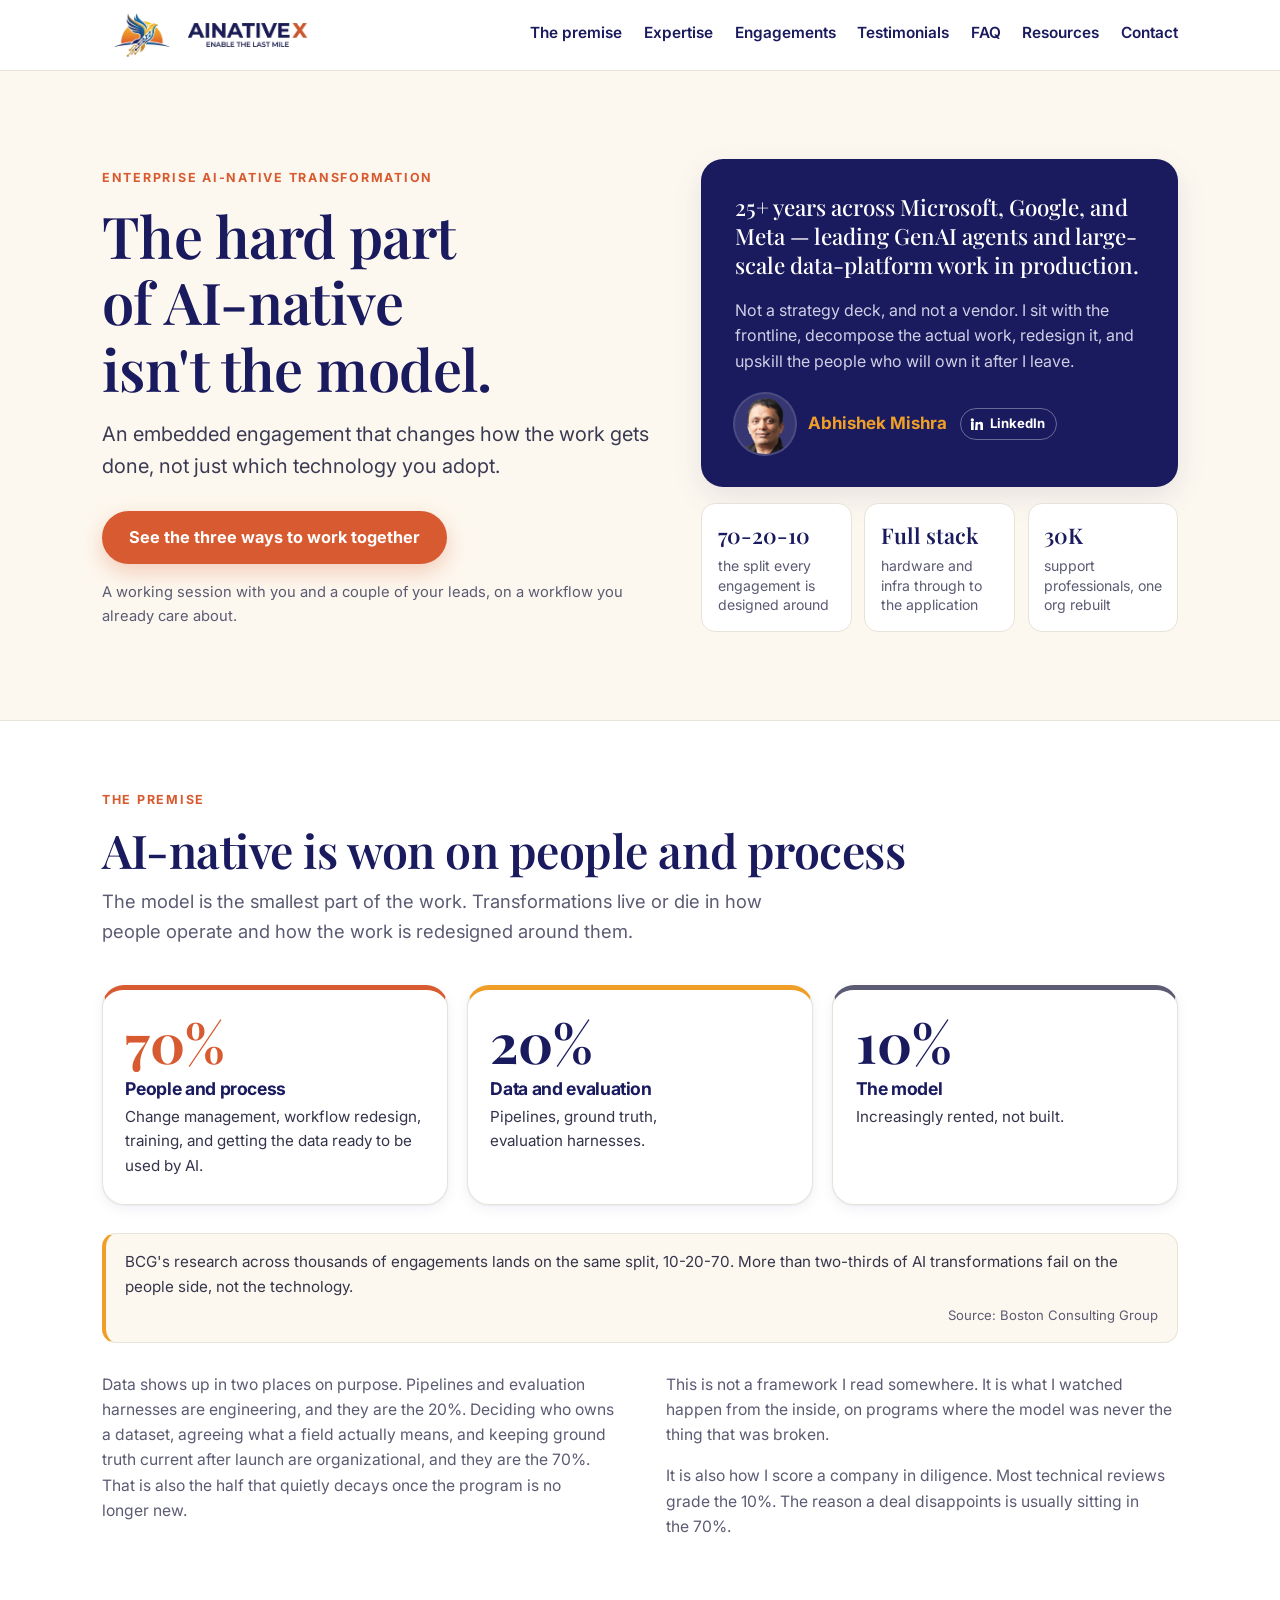
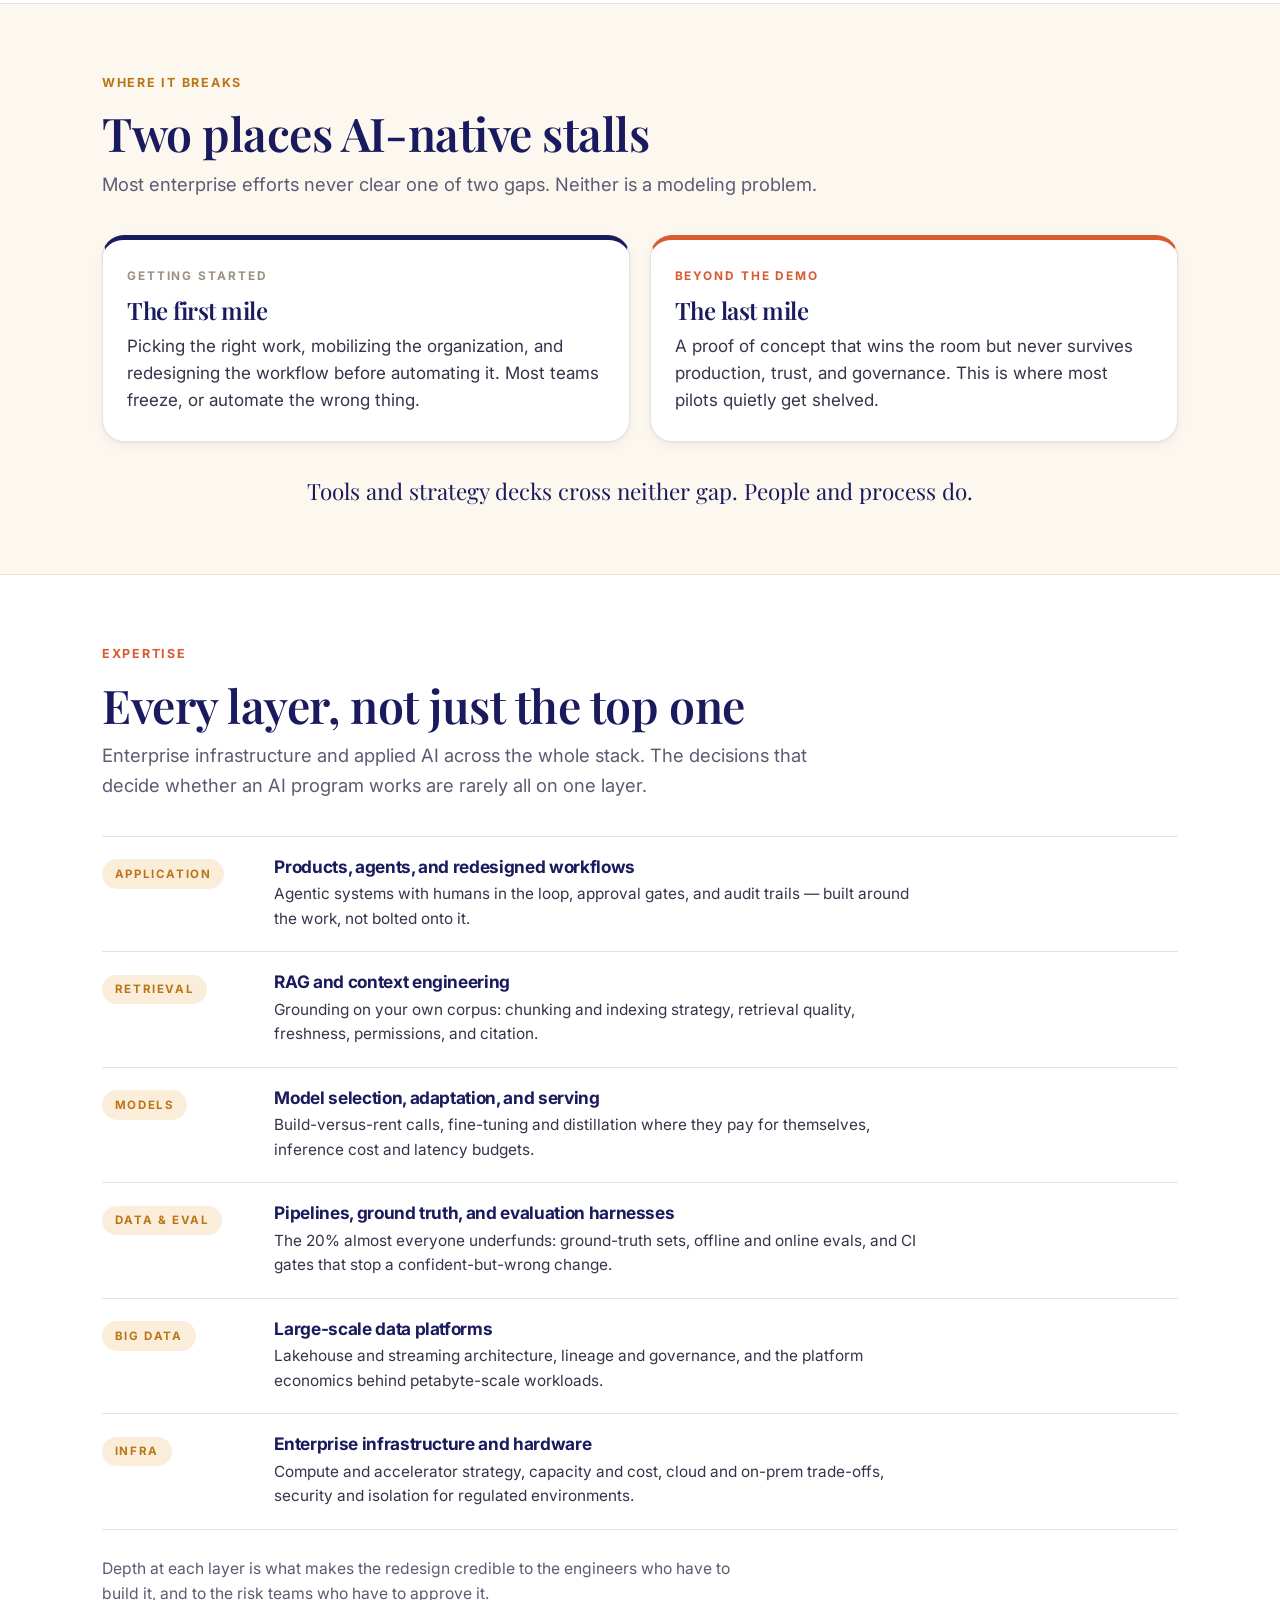
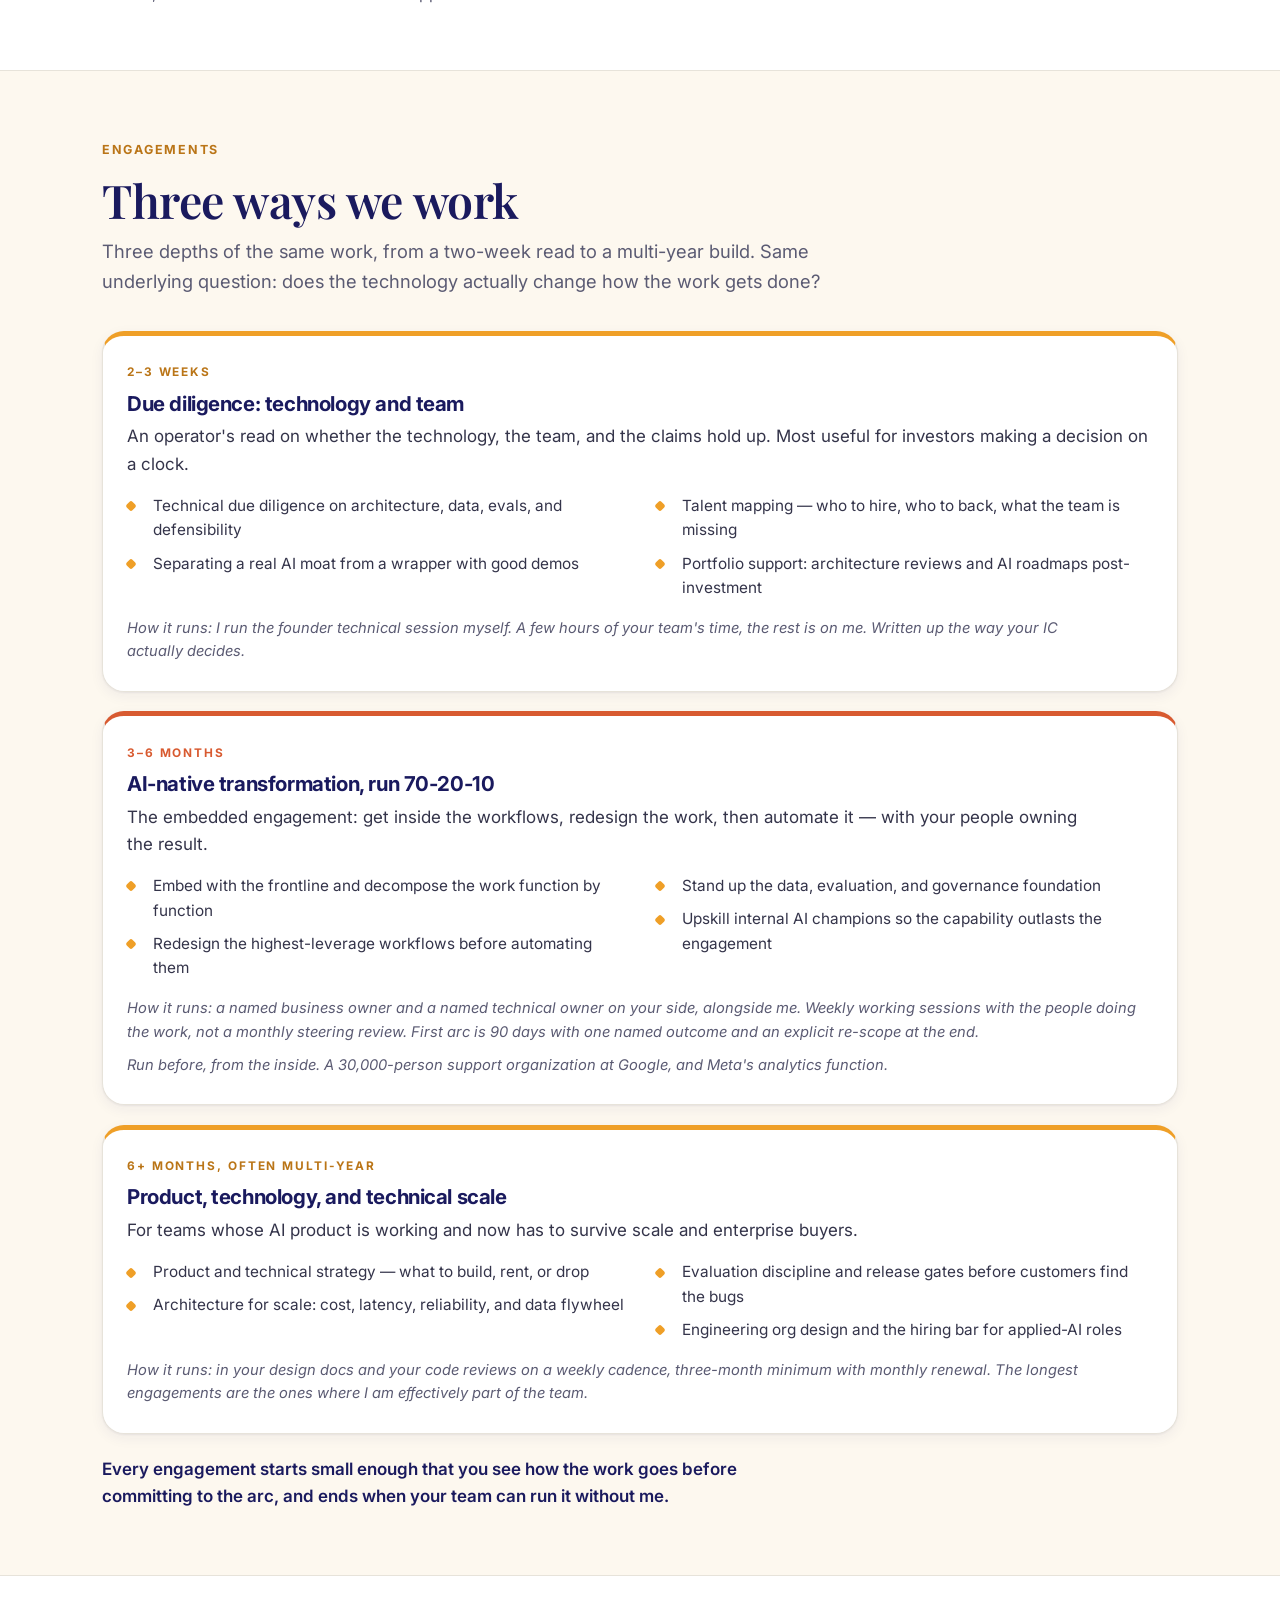
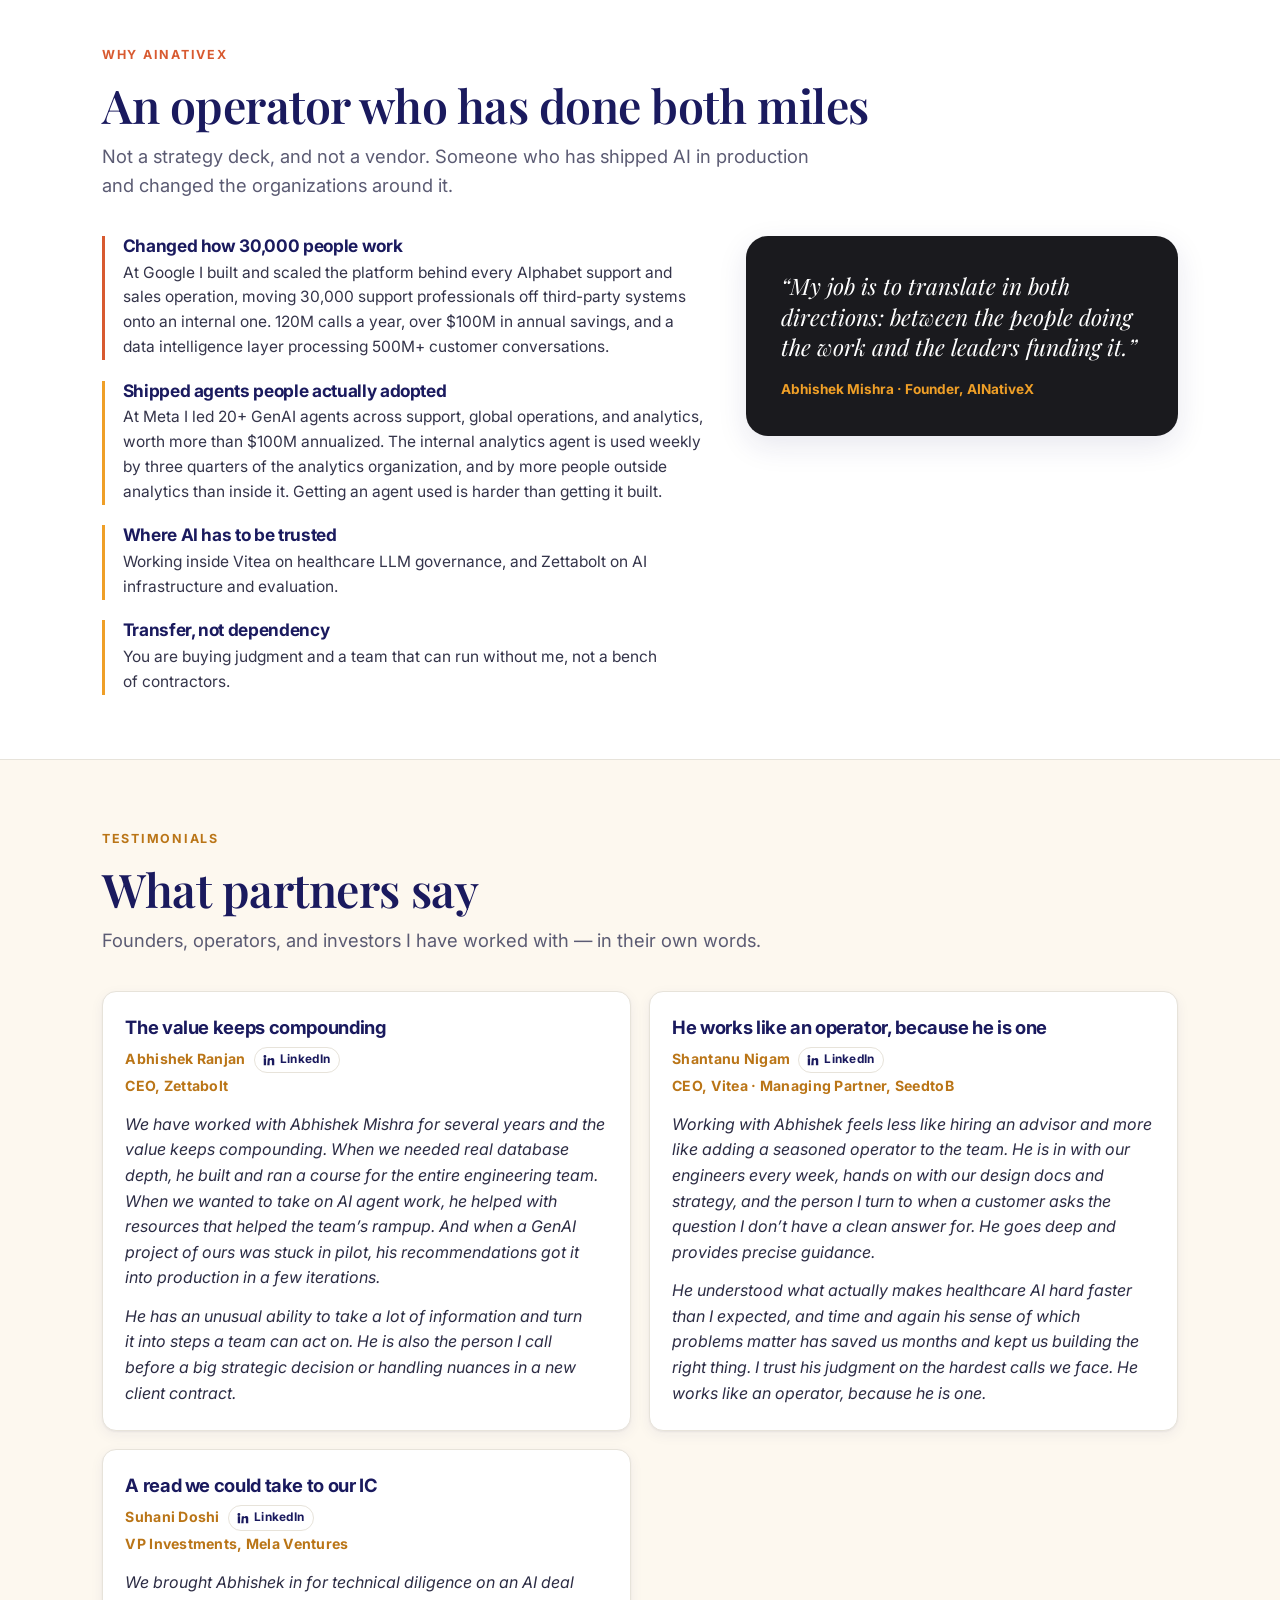
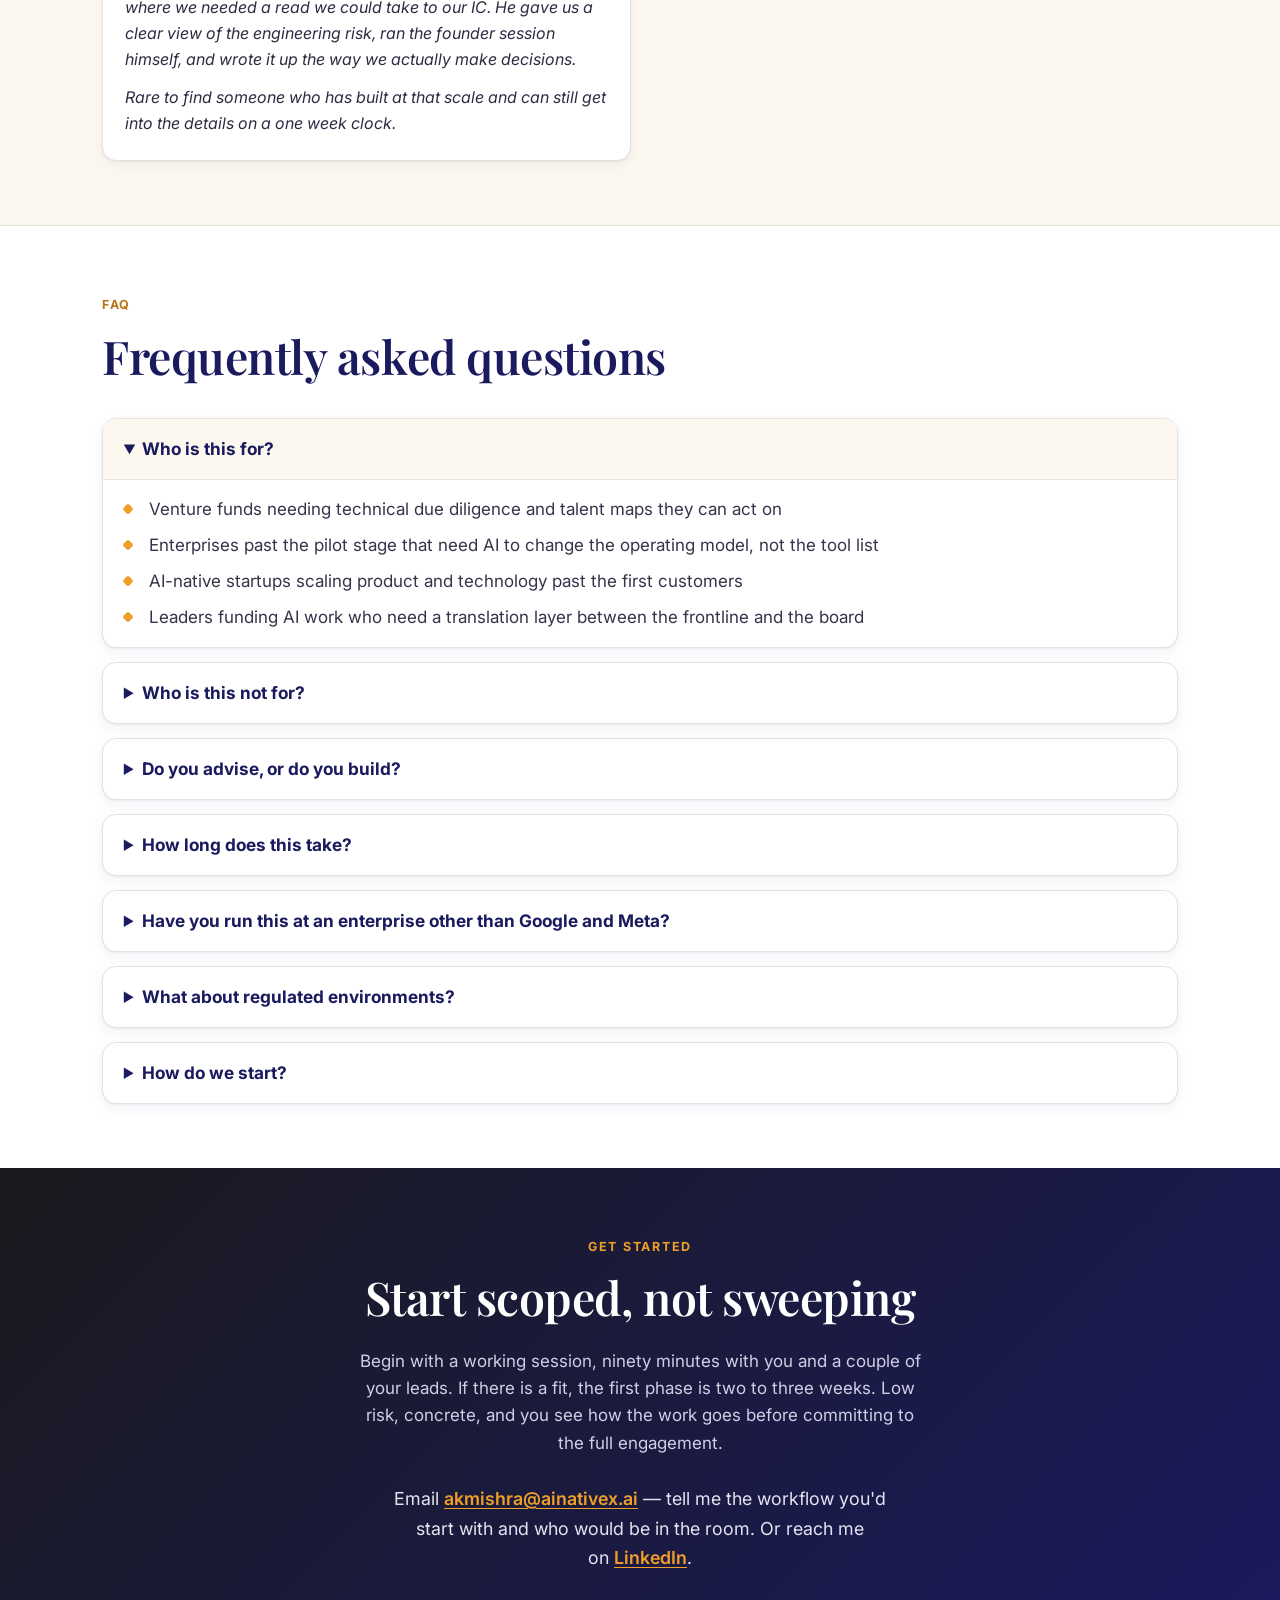
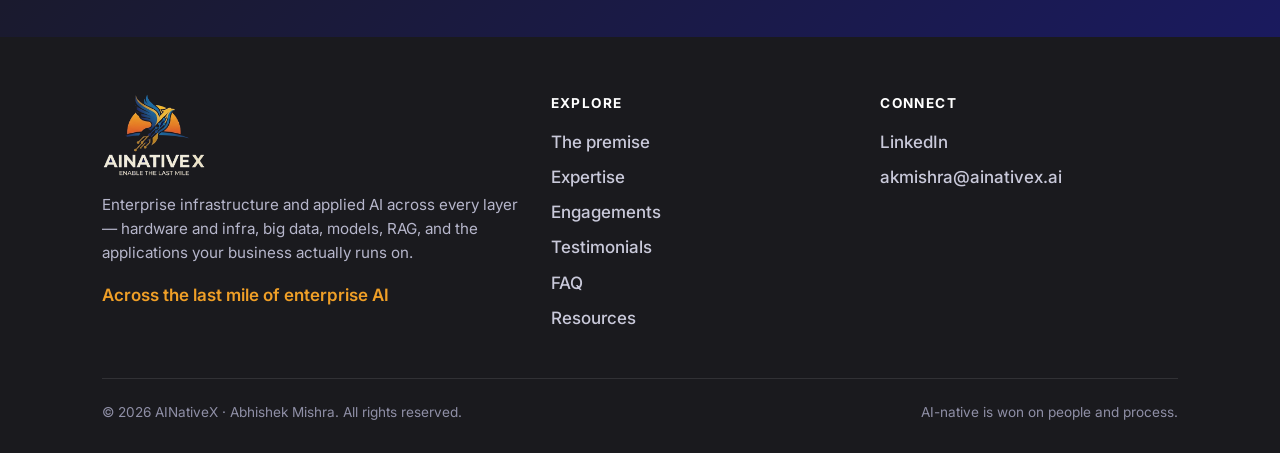
<file: index.html>
<!DOCTYPE html>
<html lang="en">
<head>
  <meta charset="UTF-8" />
  <meta name="viewport" content="width=device-width, initial-scale=1.0" />
  <meta name="robots" content="index, follow" />
  <title>AINativeX — Technical Due Diligence and AI-Native Transformation</title>
  <meta name="description" content="Technical due diligence for investors, and AI-native transformation for teams past the pilot. An embedded engagement that changes how the work gets done, not just which tools get bought. 70% people and process, 20% data and evaluation, 10% the model." />
  <meta name="keywords" content="AI native transformation, enterprise AI advisory, AI transformation consulting, 70-20-10 AI, applied AI, GenAI agents, RAG, AI infrastructure, big data platforms, LLM evaluation, AI governance, technical due diligence, VC technical due diligence, talent mapping, startup CTO advisor, AI operating model, workflow redesign, Abhishek Mishra, AINativeX" />
  <meta name="author" content="Abhishek Mishra" />
  <link rel="canonical" href="https://ainativex.ai/" />

  <!-- Open Graph / Social -->
  <meta property="og:type" content="website" />
  <meta property="og:url" content="https://ainativex.ai/" />
  <meta property="og:title" content="AINativeX — Technical Due Diligence and AI-Native Transformation" />
  <meta property="og:description" content="The hard part of AI-native isn't the model. An embedded engagement that changes how the work gets done across your enterprise." />
  <meta property="og:image" content="https://ainativex.ai/assets/img/og-image.png" />
  <meta name="twitter:card" content="summary_large_image" />
  <meta name="twitter:title" content="AINativeX — Technical Due Diligence and AI-Native Transformation" />
  <meta name="twitter:description" content="The hard part of AI-native isn't the model. AI-native transformation, embedded with the people who do the work." />
  <meta name="twitter:image" content="https://ainativex.ai/assets/img/og-image.png" />
  <meta name="theme-color" content="#1A1A5E" />

  <!-- Icons / Manifest -->
  <link rel="icon" href="assets/img/favicon.ico" sizes="any" />
  <link rel="icon" type="image/png" sizes="32x32" href="assets/img/favicon-32.png" />
  <link rel="apple-touch-icon" href="assets/img/apple-touch-icon.png" />
  <link rel="manifest" href="site.webmanifest" />

  <!-- Fonts -->
  <link rel="preconnect" href="https://fonts.googleapis.com" />
  <link rel="preconnect" href="https://fonts.gstatic.com" crossorigin />
  <link href="https://fonts.googleapis.com/css2?family=Inter:wght@400;500;600;700;800&family=Playfair+Display:wght@500;600;700&display=swap" rel="stylesheet" />

  <link rel="stylesheet" href="assets/css/styles.css" />

  <!-- Structured data -->
  <script type="application/ld+json">
  {
    "@context": "https://schema.org",
    "@type": "ProfessionalService",
    "name": "AINativeX",
    "url": "https://ainativex.ai/",
    "logo": "https://ainativex.ai/assets/img/logo-primary.png",
    "image": "https://ainativex.ai/assets/img/og-image.png",
    "slogan": "AI-native is won on people and process.",
    "description": "Enterprise AI-native transformation, applied AI advisory, and technical due diligence. An embedded engagement that redesigns how the work gets done — across hardware, infrastructure, data, models, RAG, and applications.",
    "founder": {
      "@type": "Person",
      "name": "Abhishek Mishra",
      "sameAs": "https://www.linkedin.com/in/abhishekkmishra/"
    },
    "email": "akmishra@ainativex.ai",
    "sameAs": ["https://www.linkedin.com/in/abhishekkmishra/"],
    "knowsAbout": ["AI-native transformation", "Applied AI", "GenAI agents", "Retrieval-augmented generation", "Large-scale data platforms", "AI infrastructure", "Model evaluation", "AI governance", "Technical due diligence", "Engineering talent mapping", "Workflow redesign"],
    "areaServed": "Worldwide",
    "serviceType": ["Enterprise AI-native transformation", "Startup product and technical scale advisory", "Venture technical due diligence and talent mapping"]
  }
  </script>
</head>
<body>

  <a class="skip-link" href="#premise">Skip to content</a>

  <!-- ===================== HEADER =====================
       The page carries a single ask, in the closing section. The bar points at
       it as a plain nav item rather than a button. -->
  <header class="site-header">
    <div class="container nav">
      <a class="brand" href="#top" aria-label="AINativeX home">
        <img src="assets/img/logo-primary.png" alt="AINativeX — Enable the Last Mile" />
      </a>

      <nav class="nav-links" id="navLinks" aria-label="Sections">
        <a href="#premise">The premise</a>
        <a href="#expertise">Expertise</a>
        <a href="#engagements">Engagements</a>
        <a href="#testimonials">Testimonials</a>
        <a href="#faq">FAQ</a>
        <a href="resources/">Resources</a>
        <a href="#contact">Contact</a>
      </nav>

      <button class="nav-toggle" id="navToggle" aria-label="Open menu" aria-expanded="false" aria-controls="navLinks">
        <span></span><span></span><span></span>
      </button>
    </div>
  </header>

  <main id="top">

    <!-- ===================== HERO =====================
         Copy on the left, credibility card + stats on the right. The navy card
         carries the operator bio, so there is no separate About section. -->
    <section class="hero">
      <div class="container hero-grid">
        <div class="hero-copy">
          <span class="eyebrow eyebrow--coral">Enterprise AI-Native Transformation</span>
          <h1>The hard part of AI-native isn't the model.</h1>
          <p class="hero-sub">
            An embedded engagement that changes how the work gets done, not just
            which technology you adopt.
          </p>
          <div class="hero-cta">
            <a class="btn btn--primary btn--lg" href="#engagements">See the three ways to work together</a>
          </div>
          <p class="hero-fine">A working session with you and a couple of your leads, on a workflow you already care about.</p>
        </div>

        <div class="hero-side">
          <figure class="bio-card">
            <p class="bio-lead">
              25+ years across Microsoft, Google, and Meta — leading GenAI agents
              and large-scale data-platform work in production.
            </p>
            <p class="bio-body">
              Not a strategy deck, and not a vendor. I sit with the frontline,
              decompose the actual work, redesign it, and upskill the people who
              will own it after I leave.
            </p>
            <figcaption class="bio-attr">
              <span class="bio-avatar">
                <img src="assets/img/abhishek-mishra.webp"
                     alt="Abhishek Mishra" width="120" height="120" decoding="async" />
              </span>
              <span class="bio-name">Abhishek Mishra</span>
              <a class="linkedin-pill linkedin-pill--onDark" href="https://www.linkedin.com/in/abhishekkmishra/"
                 target="_blank" rel="noopener" aria-label="Abhishek Mishra on LinkedIn">
                <svg viewBox="0 0 24 24" width="16" height="16" aria-hidden="true" focusable="false">
                  <path fill="currentColor" d="M4.98 3.5a2.5 2.5 0 1 1 0 5 2.5 2.5 0 0 1 0-5zM3 9h4v12H3zM10 9h3.8v1.7h.05A4.2 4.2 0 0 1 17.6 8.7c3 0 3.4 1.9 3.4 4.6V21h-4v-6.3c0-1.5-.3-2.7-1.9-2.7s-2.1 1.2-2.1 2.6V21h-4z"/>
                </svg>
                LinkedIn
              </a>
            </figcaption>
          </figure>

          <ul class="stats">
            <li><span class="stat-num">70-20-10</span> the split every engagement is designed around</li>
            <li><span class="stat-num">Full stack</span> hardware and infra through to the application</li>
            <li><span class="stat-num">30K</span> support professionals, one org rebuilt</li>
          </ul>
        </div>
      </div>
    </section>

    <!-- ===================== THE PREMISE (70 / 20 / 10) ===================== -->
    <section class="section" id="premise">
      <div class="container">
        <header class="section-head">
          <span class="eyebrow eyebrow--coral">The premise</span>
          <h2>AI-native is won on people and process</h2>
          <p class="lead">
            The model is the smallest part of the work. Transformations live or
            die in how people operate and how the work is redesigned around them.
          </p>
        </header>

        <ul class="split">
          <li class="split-item split-item--lead">
            <span class="split-num">70%</span>
            <h3>People and process</h3>
            <p>Change management, workflow redesign, training, and getting the data ready to be used by AI.</p>
          </li>
          <li class="split-item">
            <span class="split-num">20%</span>
            <h3>Data and evaluation</h3>
            <p>Pipelines, ground truth, evaluation harnesses.</p>
          </li>
          <li class="split-item split-item--minor">
            <span class="split-num">10%</span>
            <h3>The model</h3>
            <p>Increasingly rented, not built.</p>
          </li>
        </ul>

        <p class="source-note">
          BCG's research across thousands of engagements lands on the same split,
          10-20-70. More than two-thirds of AI transformations fail on the people
          side, not the technology.
          <span class="source-attr">Source: Boston Consulting Group</span>
        </p>

        <!-- Set in two columns at desktop. Three stacked paragraphs at a 66ch
             measure left most of the row empty under the full-width cards. -->
        <div class="notes">
          <p class="note">
            Data shows up in two places on purpose. Pipelines and evaluation
            harnesses are engineering, and they are the 20%. Deciding who owns a
            dataset, agreeing what a field actually means, and keeping ground
            truth current after launch are organizational, and they are the 70%.
            That is also the half that quietly decays once the program is no
            longer new.
          </p>
          <p class="note">
            This is not a framework I read somewhere. It is what I watched happen
            from the inside, on programs where the model was never the thing that
            was broken.
          </p>
          <p class="note">
            It is also how I score a company in diligence. Most technical reviews
            grade the 10%. The reason a deal disappoints is usually sitting in the
            70%.
          </p>
        </div>
      </div>
    </section>

    <!-- ===================== WHERE IT STALLS ===================== -->
    <section class="section section--tint" id="gaps">
      <div class="container">
        <header class="section-head">
          <span class="eyebrow">Where it breaks</span>
          <h2>Two places AI-native stalls</h2>
          <p class="lead">
            Most enterprise efforts never clear one of two gaps. Neither is a
            modeling problem.
          </p>
        </header>

        <div class="gaps">
          <article class="gap">
            <span class="gap-kicker">Getting started</span>
            <h3>The first mile</h3>
            <p>
              Picking the right work, mobilizing the organization, and redesigning
              the workflow before automating it. Most teams freeze, or automate
              the wrong thing.
            </p>
          </article>
          <article class="gap gap--accent">
            <span class="gap-kicker">Beyond the demo</span>
            <h3>The last mile</h3>
            <p>
              A proof of concept that wins the room but never survives production,
              trust, and governance. This is where most pilots quietly get
              shelved.
            </p>
          </article>
        </div>

        <p class="pull">Tools and strategy decks cross neither gap. People and process do.</p>
      </div>
    </section>

    <!-- ===================== EXPERTISE =====================
         The layer stack is the differentiator: enterprise infrastructure and
         applied AI at every level, not advisory at the top layer only. -->
    <section class="section" id="expertise">
      <div class="container">
        <header class="section-head">
          <span class="eyebrow eyebrow--coral">Expertise</span>
          <h2>Every layer, not just the top one</h2>
          <p class="lead">
            Enterprise infrastructure and applied AI across the whole stack. The
            decisions that decide whether an AI program works are rarely all on
            one layer.
          </p>
        </header>

        <ol class="layers">
          <li class="layer">
            <span class="layer-tag">Application</span>
            <div>
              <h3>Products, agents, and redesigned workflows</h3>
              <p>
                Agentic systems with humans in the loop, approval gates, and audit
                trails — built around the work, not bolted onto it.
              </p>
            </div>
          </li>
          <li class="layer">
            <span class="layer-tag">Retrieval</span>
            <div>
              <h3>RAG and context engineering</h3>
              <p>
                Grounding on your own corpus: chunking and indexing strategy,
                retrieval quality, freshness, permissions, and citation.
              </p>
            </div>
          </li>
          <li class="layer">
            <span class="layer-tag">Models</span>
            <div>
              <h3>Model selection, adaptation, and serving</h3>
              <p>
                Build-versus-rent calls, fine-tuning and distillation where they
                pay for themselves, inference cost and latency budgets.
              </p>
            </div>
          </li>
          <li class="layer">
            <span class="layer-tag">Data &amp; eval</span>
            <div>
              <h3>Pipelines, ground truth, and evaluation harnesses</h3>
              <p>
                The 20% almost everyone underfunds: ground-truth sets, offline and
                online evals, and CI gates that stop a confident-but-wrong change.
              </p>
            </div>
          </li>
          <li class="layer">
            <span class="layer-tag">Big data</span>
            <div>
              <h3>Large-scale data platforms</h3>
              <p>
                Lakehouse and streaming architecture, lineage and governance, and
                the platform economics behind petabyte-scale workloads.
              </p>
            </div>
          </li>
          <li class="layer">
            <span class="layer-tag">Infra</span>
            <div>
              <h3>Enterprise infrastructure and hardware</h3>
              <p>
                Compute and accelerator strategy, capacity and cost, cloud and
                on-prem trade-offs, security and isolation for regulated
                environments.
              </p>
            </div>
          </li>
        </ol>

        <p class="note">
          Depth at each layer is what makes the redesign credible to the engineers
          who have to build it, and to the risk teams who have to approve it.
        </p>
      </div>
    </section>

    <!-- ===================== ENGAGEMENTS ===================== -->
    <section class="section section--tint" id="engagements">
      <div class="container">
        <header class="section-head">
          <span class="eyebrow">Engagements</span>
          <h2>Three ways we work</h2>
          <p class="lead">
            Three depths of the same work, from a two-week read to a multi-year
            build. Same underlying question: does the technology actually change
            how the work gets done?
          </p>
        </header>

        <!-- Ordered by depth, shortest first: the diligence read is the front
             door, the transformation is the flagship, the scale work is the
             longest arc. -->
        <div class="engage">
          <article class="ecard">
            <span class="ecard-tag">2–3 weeks</span>
            <h3>Due diligence: technology and team</h3>
            <p class="ecard-lead">
              An operator's read on whether the technology, the team, and the
              claims hold up. Most useful for investors making a decision on a
              clock.
            </p>
            <ul class="ticks">
              <li>Technical due diligence on architecture, data, evals, and defensibility</li>
              <li>Separating a real AI moat from a wrapper with good demos</li>
              <li>Talent mapping — who to hire, who to back, what the team is missing</li>
              <li>Portfolio support: architecture reviews and AI roadmaps post-investment</li>
            </ul>
            <p class="how-it-runs">
              How it runs: I run the founder technical session myself. A few
              hours of your team's time, the rest is on me. Written up the way
              your IC actually decides.
            </p>
          </article>

          <article class="ecard ecard--full">
            <span class="ecard-tag">3–6 months</span>
            <h3>AI-native transformation, run 70-20-10</h3>
            <p class="ecard-lead">
              The embedded engagement: get inside the workflows, redesign the
              work, then automate it — with your people owning the result.
            </p>
            <ul class="ticks">
              <li>Embed with the frontline and decompose the work function by function</li>
              <li>Redesign the highest-leverage workflows before automating them</li>
              <li>Stand up the data, evaluation, and governance foundation</li>
              <li>Upskill internal AI champions so the capability outlasts the engagement</li>
            </ul>
            <p class="how-it-runs">
              How it runs: a named business owner and a named technical owner on
              your side, alongside me. Weekly working sessions with the people
              doing the work, not a monthly steering review. First arc is 90 days
              with one named outcome and an explicit re-scope at the end.
            </p>
            <p class="how-it-runs">
              Run before, from the inside. A 30,000-person support organization
              at Google, and Meta's analytics function.
            </p>
          </article>

          <article class="ecard">
            <span class="ecard-tag">6+ months, often multi-year</span>
            <h3>Product, technology, and technical scale</h3>
            <p class="ecard-lead">
              For teams whose AI product is working and now has to survive scale
              and enterprise buyers.
            </p>
            <ul class="ticks">
              <li>Product and technical strategy — what to build, rent, or drop</li>
              <li>Architecture for scale: cost, latency, reliability, and data flywheel</li>
              <li>Evaluation discipline and release gates before customers find the bugs</li>
              <li>Engineering org design and the hiring bar for applied-AI roles</li>
            </ul>
            <p class="how-it-runs">
              How it runs: in your design docs and your code reviews on a weekly
              cadence, three-month minimum with monthly renewal. The longest
              engagements are the ones where I am effectively part of the team.
            </p>
          </article>
        </div>

        <p class="plans-note">
          Every engagement starts small enough that you see how the work goes
          before committing to the arc, and ends when your team can run it
          without me.
        </p>
      </div>
    </section>

    <!-- ===================== WHY THIS OPERATOR ===================== -->
    <section class="section" id="why">
      <div class="container">
        <header class="section-head">
          <span class="eyebrow eyebrow--coral">Why AINativeX</span>
          <h2>An operator who has done both miles</h2>
          <p class="lead">
            Not a strategy deck, and not a vendor. Someone who has shipped AI in
            production and changed the organizations around it.
          </p>
        </header>

        <div class="why-grid">
          <ul class="why-list">
            <li>
              <h3>Changed how 30,000 people work</h3>
              <p>
                At Google I built and scaled the platform behind every Alphabet
                support and sales operation, moving 30,000 support professionals
                off third-party systems onto an internal one. 120M calls a year,
                over $100M in annual savings, and a data intelligence layer
                processing 500M+ customer conversations.
              </p>
            </li>
            <li>
              <h3>Shipped agents people actually adopted</h3>
              <p>
                At Meta I led 20+ GenAI agents across support, global operations,
                and analytics, worth more than $100M annualized. The internal
                analytics agent is used weekly by three quarters of the analytics
                organization, and by more people outside analytics than inside
                it. Getting an agent used is harder than getting it built.
              </p>
            </li>
            <li>
              <h3>Where AI has to be trusted</h3>
              <p>
                Working inside Vitea on healthcare LLM governance, and Zettabolt
                on AI infrastructure and evaluation.
              </p>
            </li>
            <li>
              <h3>Transfer, not dependency</h3>
              <p>
                You are buying judgment and a team that can run without me, not a
                bench of contractors.
              </p>
            </li>
          </ul>

          <figure class="quote-card">
            <blockquote>
              “My job is to translate in both directions: between the people doing
              the work and the leaders funding it.”
            </blockquote>
            <figcaption>Abhishek Mishra · Founder, AINativeX</figcaption>
          </figure>
        </div>
      </div>
    </section>

    <!-- ===================== TESTIMONIALS =====================
         Real, attributed quotes. Each card carries the full quote and links to
         the person's LinkedIn, so the attribution is verifiable. -->
    <section class="section section--tint" id="testimonials">
      <div class="container">
        <header class="section-head">
          <span class="eyebrow">Testimonials</span>
          <h2>What partners say</h2>
          <p class="lead">
            Founders, operators, and investors I have worked with — in their
            own words.
          </p>
        </header>

        <div class="tcards">
          <figure class="tcard">
            <h3 class="tcard-title">The value keeps compounding</h3>
            <p class="tcard-arc">
              <span class="tcard-name">Abhishek Ranjan</span>
              <a class="linkedin-pill linkedin-pill--sm" href="https://www.linkedin.com/in/abhishek-ranjan-nwu-iitk/"
                 target="_blank" rel="noopener" aria-label="Abhishek Ranjan on LinkedIn">
                <svg viewBox="0 0 24 24" width="14" height="14" aria-hidden="true" focusable="false">
                  <path fill="currentColor" d="M4.98 3.5a2.5 2.5 0 1 1 0 5 2.5 2.5 0 0 1 0-5zM3 9h4v12H3zM10 9h3.8v1.7h.05A4.2 4.2 0 0 1 17.6 8.7c3 0 3.4 1.9 3.4 4.6V21h-4v-6.3c0-1.5-.3-2.7-1.9-2.7s-2.1 1.2-2.1 2.6V21h-4z"/>
                </svg>
                LinkedIn
              </a>
            </p>
            <p class="tcard-role">CEO, Zettabolt</p>
            <blockquote class="quote">
              <p>
                We have worked with Abhishek Mishra for several years and the
                value keeps compounding. When we needed real database depth, he
                built and ran a course for the entire engineering team. When we
                wanted to take on AI agent work, he helped with resources that
                helped the team&rsquo;s rampup. And when a GenAI project of ours
                was stuck in pilot, his recommendations got it into production in
                a few iterations.
              </p>
              <p>
                He has an unusual ability to take a lot of information and turn
                it into steps a team can act on. He is also the person I call
                before a big strategic decision or handling nuances in a new
                client contract.
              </p>
            </blockquote>
          </figure>

          <figure class="tcard">
            <h3 class="tcard-title">He works like an operator, because he is one</h3>
            <p class="tcard-arc">
              <span class="tcard-name">Shantanu Nigam</span>
              <a class="linkedin-pill linkedin-pill--sm" href="https://www.linkedin.com/in/shantanunigam/"
                 target="_blank" rel="noopener" aria-label="Shantanu Nigam on LinkedIn">
                <svg viewBox="0 0 24 24" width="14" height="14" aria-hidden="true" focusable="false">
                  <path fill="currentColor" d="M4.98 3.5a2.5 2.5 0 1 1 0 5 2.5 2.5 0 0 1 0-5zM3 9h4v12H3zM10 9h3.8v1.7h.05A4.2 4.2 0 0 1 17.6 8.7c3 0 3.4 1.9 3.4 4.6V21h-4v-6.3c0-1.5-.3-2.7-1.9-2.7s-2.1 1.2-2.1 2.6V21h-4z"/>
                </svg>
                LinkedIn
              </a>
            </p>
            <p class="tcard-role">CEO, Vitea &middot; Managing Partner, SeedtoB</p>
            <blockquote class="quote">
              <p>
                Working with Abhishek feels less like hiring an advisor and more
                like adding a seasoned operator to the team. He is in with our
                engineers every week, hands on with our design docs and strategy,
                and the person I turn to when a customer asks the question I
                don&rsquo;t have a clean answer for. He goes deep and provides
                precise guidance.
              </p>
              <p>
                He understood what actually makes healthcare AI hard faster than
                I expected, and time and again his sense of which problems matter
                has saved us months and kept us building the right thing. I trust
                his judgment on the hardest calls we face. He works like an
                operator, because he is one.
              </p>
            </blockquote>
          </figure>

          <figure class="tcard">
            <h3 class="tcard-title">A read we could take to our IC</h3>
            <p class="tcard-arc">
              <span class="tcard-name">Suhani Doshi</span>
              <a class="linkedin-pill linkedin-pill--sm" href="https://www.linkedin.com/in/suhani-doshi-4140aa7/"
                 target="_blank" rel="noopener" aria-label="Suhani Doshi on LinkedIn">
                <svg viewBox="0 0 24 24" width="14" height="14" aria-hidden="true" focusable="false">
                  <path fill="currentColor" d="M4.98 3.5a2.5 2.5 0 1 1 0 5 2.5 2.5 0 0 1 0-5zM3 9h4v12H3zM10 9h3.8v1.7h.05A4.2 4.2 0 0 1 17.6 8.7c3 0 3.4 1.9 3.4 4.6V21h-4v-6.3c0-1.5-.3-2.7-1.9-2.7s-2.1 1.2-2.1 2.6V21h-4z"/>
                </svg>
                LinkedIn
              </a>
            </p>
            <p class="tcard-role">VP Investments, Mela Ventures</p>
            <blockquote class="quote">
              <p>
                We brought Abhishek in for technical diligence on an AI deal
                where we needed a read we could take to our IC. He gave us a
                clear view of the engineering risk, ran the founder session
                himself, and wrote it up the way we actually make decisions.
              </p>
              <p>
                Rare to find someone who has built at that scale and can still
                get into the details on a one week clock.
              </p>
            </blockquote>
          </figure>
        </div>
      </div>
    </section>

    <!-- ===================== FAQ ===================== -->
    <section class="section" id="faq">
      <div class="container">
        <header class="section-head">
          <span class="eyebrow">FAQ</span>
          <h2>Frequently asked questions</h2>
        </header>

        <details class="faq-item" open>
          <summary>Who is this for?</summary>
          <ul>
            <li>Venture funds needing technical due diligence and talent maps they can act on</li>
            <li>Enterprises past the pilot stage that need AI to change the operating model, not the tool list</li>
            <li>AI-native startups scaling product and technology past the first customers</li>
            <li>Leaders funding AI work who need a translation layer between the frontline and the board</li>
          </ul>
        </details>
        <details class="faq-item">
          <summary>Who is this not for?</summary>
          <ul>
            <li>Anyone who wants a strategy deck and a vendor shortlist rather than change on the ground</li>
            <li>Teams looking to buy a bench of contractors — the goal is transfer, not dependency</li>
            <li>Programs where the frontline can't be reached, since that's where the 70% lives</li>
          </ul>
        </details>
        <details class="faq-item">
          <summary>Do you advise, or do you build?</summary>
          <p>
            Both, and in that order. The first mile is decomposing and redesigning
            the work; the last mile is a capability that survives production,
            trust, and governance. I work alongside your engineers on real
            workflows rather than handing over a recommendation.
          </p>
        </details>
        <details class="faq-item">
          <summary>How long does this take?</summary>
          <p>
            Diligence is two to three weeks. AI-native transformation starts with
            a 90-day arc built around one named outcome, and we re-scope at the
            end rather than rolling forward by default. Product and scale work
            runs on a three-month minimum with monthly renewal. Organizations
            move at different speeds, and a full operating-model change can take
            a year or more. That is why I do not sell it as one engagement. Each
            phase ends, you see the result, and you decide whether to continue.
          </p>
        </details>
        <details class="faq-item">
          <summary>Have you run this at an enterprise other than Google and Meta?</summary>
          <p>
            Not yet as an outside advisor, and I would rather say that than dress
            it up. The organizations I have changed at this scale I changed from
            inside. A 30,000-person support operation at Google, and Meta's
            analytics function, both of which had every reason to keep working
            the way they already did. What travels is the method and the failure
            modes, and those are consistent across companies. What I do not bring
            is a bench of consultants, which is the point.
          </p>
          <p>
            What I have run as an outside advisor is narrower and real:
            healthcare LLM governance inside Vitea, AI infrastructure and
            evaluation at Zettabolt. Smaller stages, same method.
          </p>
        </details>
        <details class="faq-item">
          <summary>What about regulated environments?</summary>
          <p>
            Governance goes into the architecture, not the appendix: human approval
            on consequential actions, full audit trails, versioned instructions,
            and evaluation gates that run inside your secure environment.
          </p>
        </details>
        <details class="faq-item">
          <summary>How do we start?</summary>
          <p>
            Email <a href="mailto:akmishra@ainativex.ai?subject=AINativeX%20working%20session">akmishra@ainativex.ai</a>
            and ask for a working session — ninety minutes with you and a couple
            of your leads, on a workflow you already care about. If there's a fit,
            we scope a small first phase so you see how the work goes before
            committing to more.
          </p>
        </details>
      </div>
    </section>

    <!-- ===================== FINAL CTA ===================== -->
    <section class="cta-band section" id="contact">
      <div class="container center">
        <span class="eyebrow">Get started</span>
        <h2>Start scoped, not sweeping</h2>
        <p>
          Begin with a working session, ninety minutes with you and a couple of
          your leads. If there is a fit, the first phase is two to three weeks.
          Low risk, concrete, and you see how the work goes before committing to
          the full engagement.
        </p>
        <!-- One line, no button. The address is legible text rather than a
             mailto hidden behind a label, so a machine with no mail handler
             still leaves the visitor something they can act on. -->
        <p class="cta-ask">
          Email <a href="mailto:akmishra@ainativex.ai?subject=AINativeX%20working%20session">akmishra@ainativex.ai</a>
          — tell me the workflow you'd start with and who would be in the room.
          Or reach me on <a href="https://www.linkedin.com/in/abhishekkmishra/" target="_blank" rel="noopener">LinkedIn</a>.
        </p>
      </div>
    </section>

  </main>

  <!-- ===================== FOOTER ===================== -->
  <footer class="site-footer">
    <div class="container">
      <div class="footer-grid">
        <div>
          <img class="flogo" src="assets/img/logo-dark.png" alt="AINativeX" />
          <p class="brand-note">
            Enterprise infrastructure and applied AI across every layer — hardware
            and infra, big data, models, RAG, and the applications your business
            actually runs on.
          </p>
          <p class="tagline-pill">Across the last mile of enterprise AI</p>
        </div>
        <div class="footer-col">
          <h4>Explore</h4>
          <a href="#premise">The premise</a>
          <a href="#expertise">Expertise</a>
          <a href="#engagements">Engagements</a>
          <a href="#testimonials">Testimonials</a>
          <a href="#faq">FAQ</a>
          <a href="resources/">Resources</a>
        </div>
        <div class="footer-col">
          <h4>Connect</h4>
          <a href="https://www.linkedin.com/in/abhishekkmishra/" target="_blank" rel="noopener">LinkedIn</a>
          <a href="mailto:akmishra@ainativex.ai">akmishra@ainativex.ai</a>
        </div>
      </div>
      <div class="footer-bottom">
        <span>© <span id="year">2026</span> AINativeX · Abhishek Mishra. All rights reserved.</span>
        <span>AI-native is won on people and process.</span>
      </div>
    </div>
  </footer>

  <script src="assets/js/main.js" defer></script>
</body>
</html>
</file>
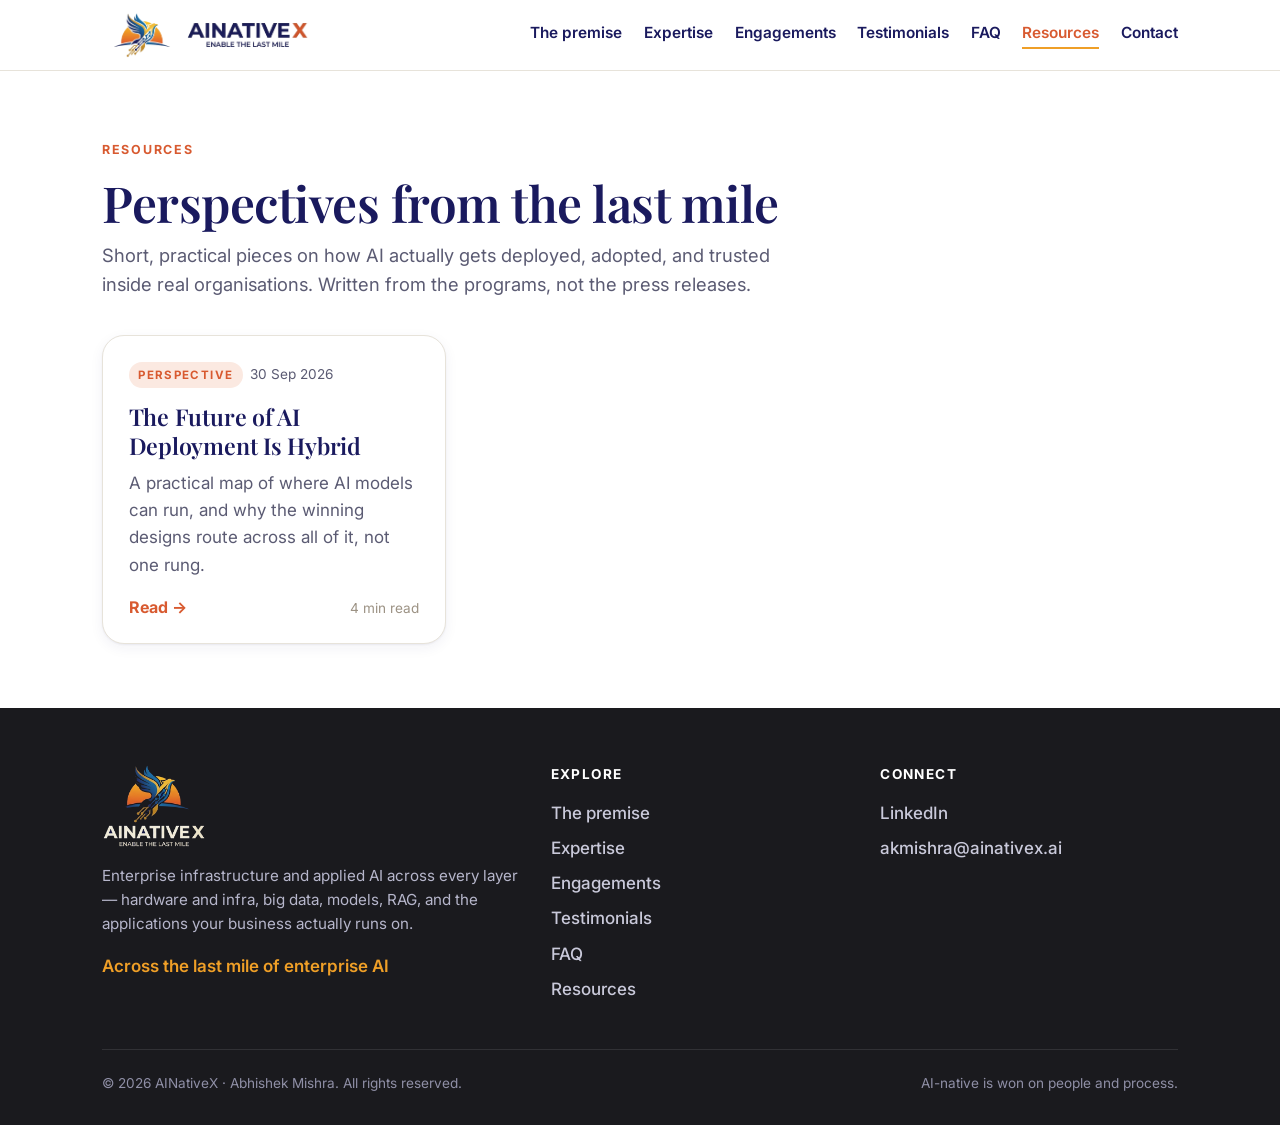
<file: resources/index.html>
<!DOCTYPE html>
<html lang="en">
<head>
  <meta charset="UTF-8" />
  <meta name="viewport" content="width=device-width, initial-scale=1.0" />
  <meta name="robots" content="index, follow" />
  <title>Resources — AINativeX</title>
  <meta name="description" content="Perspectives on AI-native transformation, deployment architecture, and the last mile of enterprise AI, from Abhishek Mishra at AINativeX." />
  <meta name="author" content="Abhishek Mishra" />
  <link rel="canonical" href="https://ainativex.ai/resources/" />

  <!-- Open Graph / Social -->
  <meta property="og:type" content="website" />
  <meta property="og:url" content="https://ainativex.ai/resources/" />
  <meta property="og:title" content="Resources — AINativeX" />
  <meta property="og:description" content="Perspectives on AI-native transformation and the last mile of enterprise AI." />
  <meta property="og:image" content="https://ainativex.ai/assets/img/og-image.png" />
  <meta name="twitter:card" content="summary_large_image" />
  <meta name="twitter:title" content="Resources — AINativeX" />
  <meta name="twitter:description" content="Perspectives on AI-native transformation and the last mile of enterprise AI." />
  <meta name="twitter:image" content="https://ainativex.ai/assets/img/og-image.png" />
  <meta name="theme-color" content="#1A1A5E" />

  <!-- Icons / Manifest -->
  <link rel="icon" href="../assets/img/favicon.ico" sizes="any" />
  <link rel="icon" type="image/png" sizes="32x32" href="../assets/img/favicon-32.png" />
  <link rel="apple-touch-icon" href="../assets/img/apple-touch-icon.png" />
  <link rel="manifest" href="../site.webmanifest" />

  <!-- Fonts -->
  <link rel="preconnect" href="https://fonts.googleapis.com" />
  <link rel="preconnect" href="https://fonts.gstatic.com" crossorigin />
  <link href="https://fonts.googleapis.com/css2?family=Inter:wght@400;500;600;700;800&family=Playfair+Display:wght@500;600;700&display=swap" rel="stylesheet" />

  <link rel="stylesheet" href="../assets/css/styles.css" />
</head>
<body>

  <a class="skip-link" href="#resources">Skip to content</a>

  <!-- ===================== HEADER ===================== -->
  <header class="site-header">
    <div class="container nav">
      <a class="brand" href="../" aria-label="AINativeX home">
        <img src="../assets/img/logo-primary.png" alt="AINativeX — Enable the Last Mile" />
      </a>

      <nav class="nav-links" id="navLinks" aria-label="Sections">
        <a href="../#premise">The premise</a>
        <a href="../#expertise">Expertise</a>
        <a href="../#engagements">Engagements</a>
        <a href="../#testimonials">Testimonials</a>
        <a href="../#faq">FAQ</a>
        <a class="is-current" href="./" aria-current="page">Resources</a>
        <a href="../#contact">Contact</a>
      </nav>

      <button class="nav-toggle" id="navToggle" aria-label="Open menu" aria-expanded="false" aria-controls="navLinks">
        <span></span><span></span><span></span>
      </button>
    </div>
  </header>

  <main>

    <section class="section" id="resources">
      <div class="container">
        <header class="section-head">
          <span class="eyebrow eyebrow--coral">Resources</span>
          <h1 class="resources-title">Perspectives from the last mile</h1>
          <p class="lead">
            Short, practical pieces on how AI actually gets deployed, adopted,
            and trusted inside real organisations. Written from the programs,
            not the press releases.
          </p>
        </header>

        <!-- Newest first. To publish an article, copy an existing card to the
             top of this list and see README.md → "Publishing a new article". -->
        <ul class="resource-grid">
          <li>
            <article class="resource-card">
              <p class="resource-meta">
                <span class="resource-tag">Perspective</span>
                <time datetime="2026-09-30">30 Sep 2026</time>
              </p>
              <h2><a href="future-of-ai-deployment-is-hybrid/">The Future of AI Deployment Is Hybrid</a></h2>
              <p>
                A practical map of where AI models can run, and why the winning
                designs route across all of it, not one rung.
              </p>
              <p class="resource-foot">
                <span class="resource-more" aria-hidden="true">Read <span class="arw">→</span></span>
                <span>4 min read</span>
              </p>
            </article>
          </li>
        </ul>
      </div>
    </section>

  </main>

  <!-- ===================== FOOTER ===================== -->
  <footer class="site-footer">
    <div class="container">
      <div class="footer-grid">
        <div>
          <img class="flogo" src="../assets/img/logo-dark.png" alt="AINativeX" />
          <p class="brand-note">
            Enterprise infrastructure and applied AI across every layer — hardware
            and infra, big data, models, RAG, and the applications your business
            actually runs on.
          </p>
          <p class="tagline-pill">Across the last mile of enterprise AI</p>
        </div>
        <div class="footer-col">
          <h4>Explore</h4>
          <a href="../#premise">The premise</a>
          <a href="../#expertise">Expertise</a>
          <a href="../#engagements">Engagements</a>
          <a href="../#testimonials">Testimonials</a>
          <a href="../#faq">FAQ</a>
          <a href="./">Resources</a>
        </div>
        <div class="footer-col">
          <h4>Connect</h4>
          <a href="https://www.linkedin.com/in/abhishekkmishra/" target="_blank" rel="noopener">LinkedIn</a>
          <a href="mailto:akmishra@ainativex.ai">akmishra@ainativex.ai</a>
        </div>
      </div>
      <div class="footer-bottom">
        <span>© <span id="year">2026</span> AINativeX · Abhishek Mishra. All rights reserved.</span>
        <span>AI-native is won on people and process.</span>
      </div>
    </div>
  </footer>

  <script src="../assets/js/main.js" defer></script>
</body>
</html>
</file>
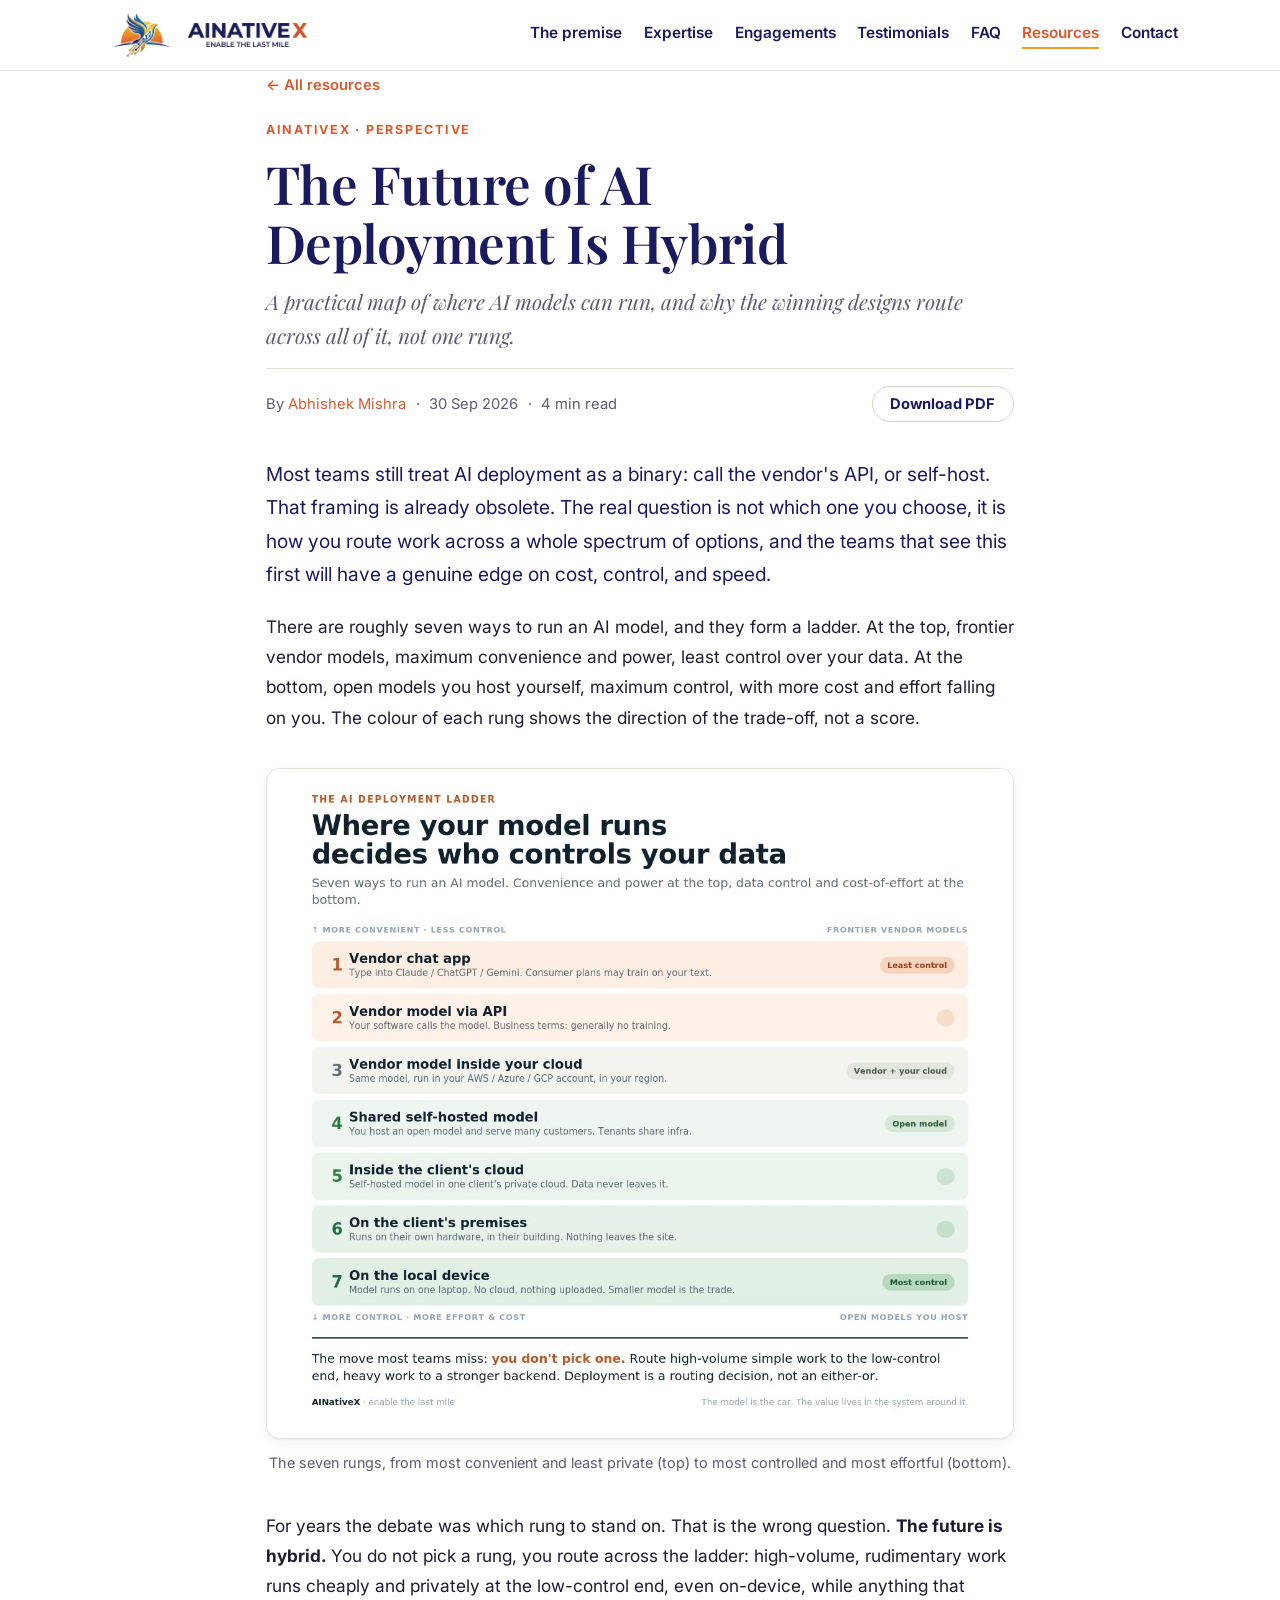
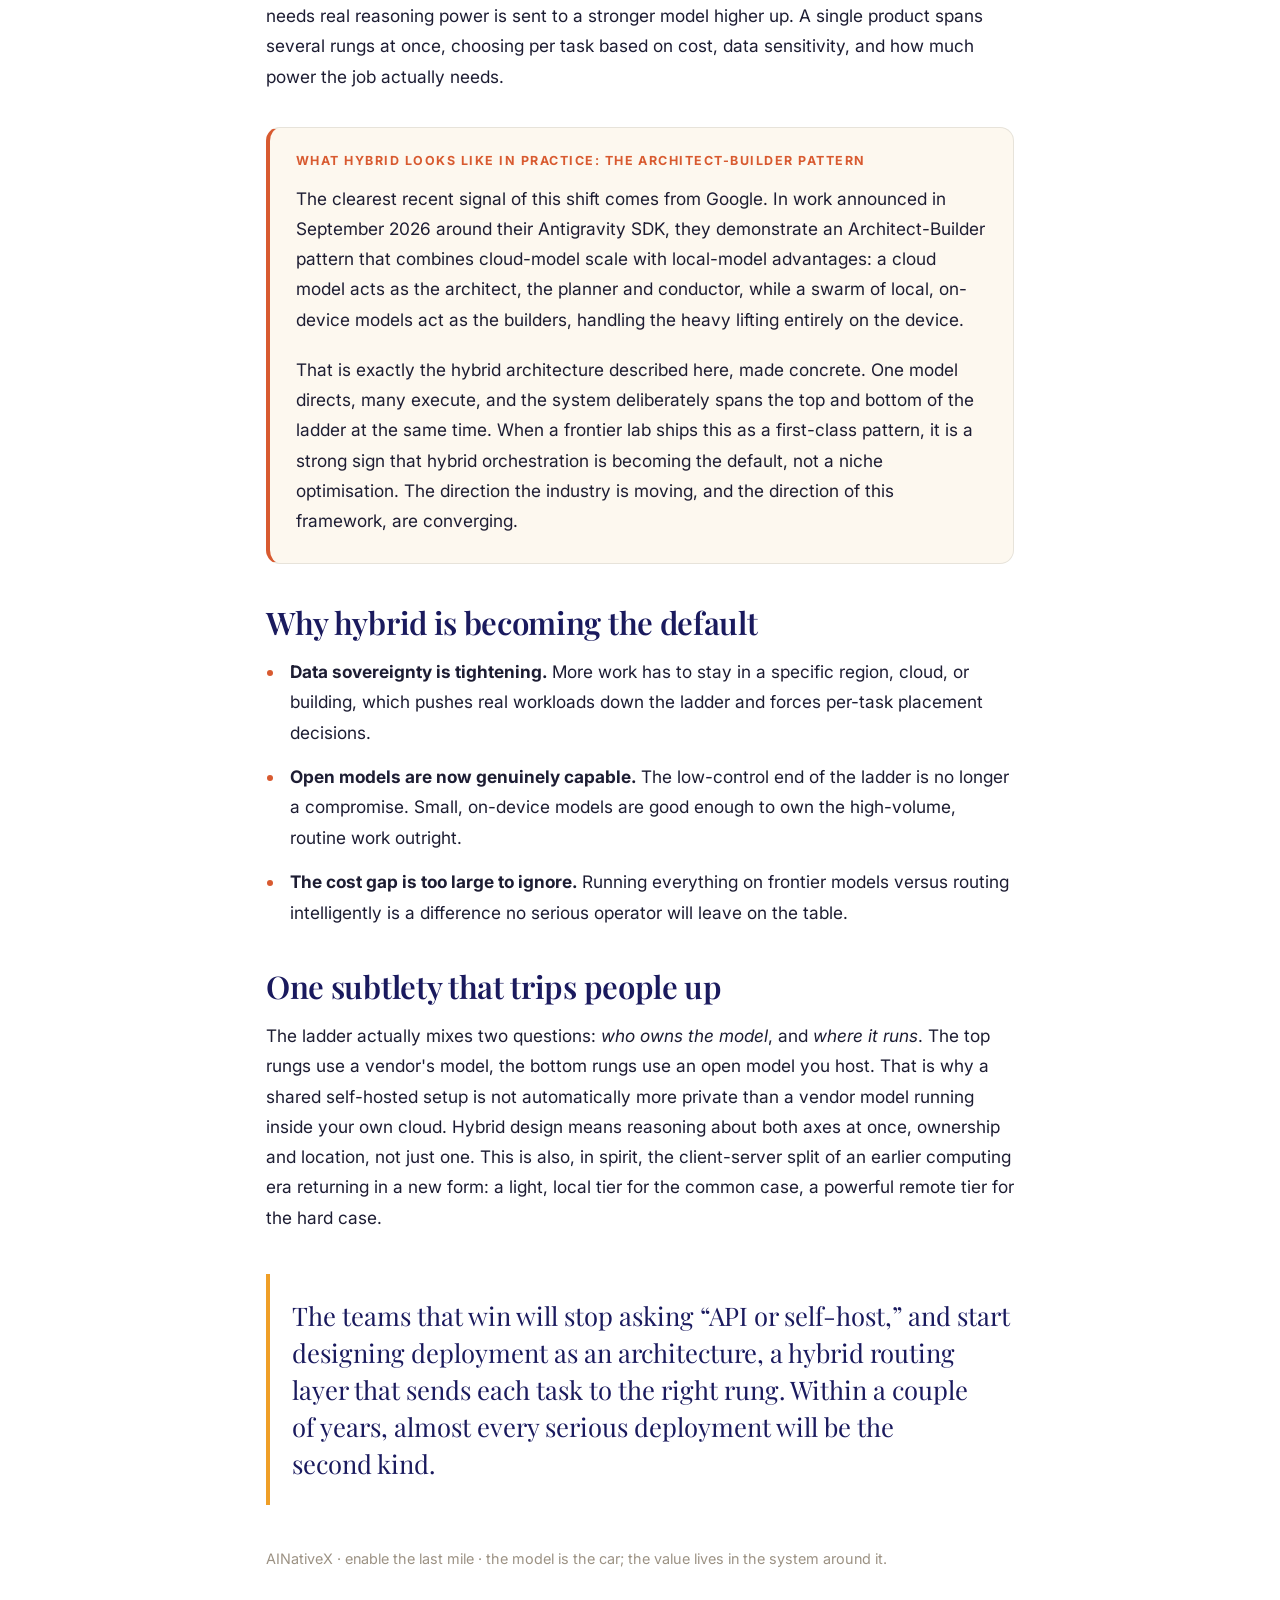
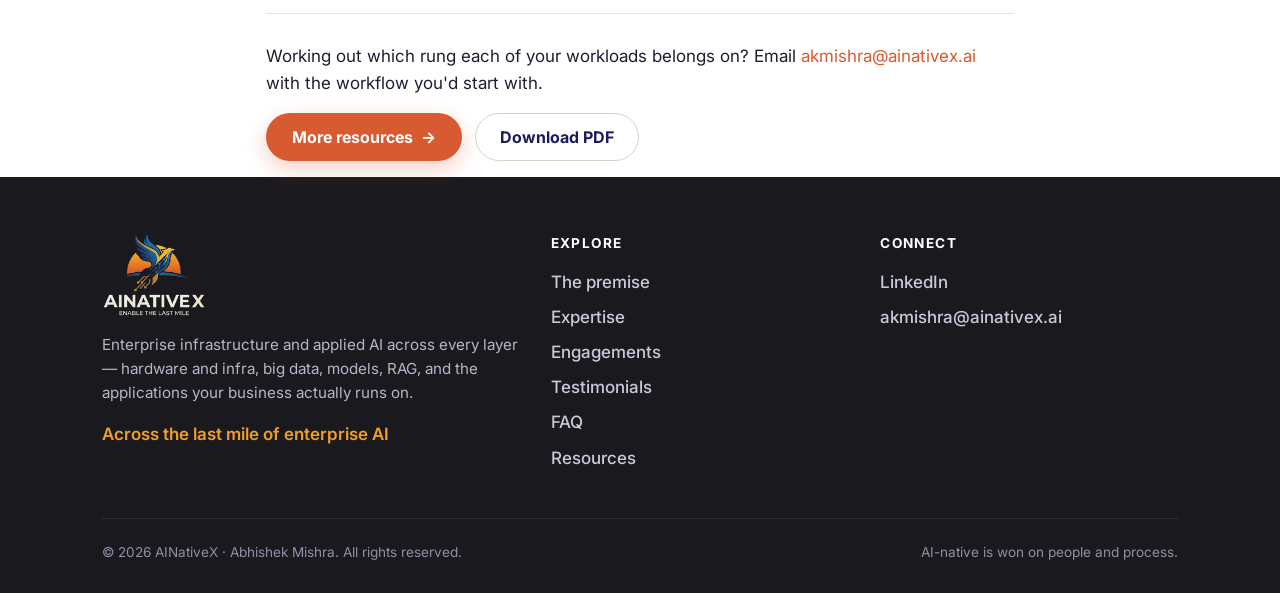
<file: resources/future-of-ai-deployment-is-hybrid/index.html>
<!DOCTYPE html>
<html lang="en">
<head>
  <meta charset="UTF-8" />
  <meta name="viewport" content="width=device-width, initial-scale=1.0" />
  <meta name="robots" content="index, follow" />
  <title>The Future of AI Deployment Is Hybrid — AINativeX</title>
  <meta name="description" content="A practical map of where AI models can run, and why the winning designs route across all of it, not one rung. Stop asking API or self-host; design deployment as a hybrid routing layer." />
  <meta name="author" content="Abhishek Mishra" />
  <link rel="canonical" href="https://ainativex.ai/resources/future-of-ai-deployment-is-hybrid/" />

  <!-- Open Graph / Social -->
  <meta property="og:type" content="article" />
  <meta property="og:url" content="https://ainativex.ai/resources/future-of-ai-deployment-is-hybrid/" />
  <meta property="og:title" content="The Future of AI Deployment Is Hybrid" />
  <meta property="og:description" content="A practical map of where AI models can run, and why the winning designs route across all of it, not one rung." />
  <meta property="og:image" content="https://ainativex.ai/assets/img/resources/ai-deployment-ladder.jpg" />
  <meta property="article:published_time" content="2026-09-30" />
  <meta property="article:author" content="Abhishek Mishra" />
  <meta name="twitter:card" content="summary_large_image" />
  <meta name="twitter:title" content="The Future of AI Deployment Is Hybrid" />
  <meta name="twitter:description" content="A practical map of where AI models can run, and why the winning designs route across all of it, not one rung." />
  <meta name="twitter:image" content="https://ainativex.ai/assets/img/resources/ai-deployment-ladder.jpg" />
  <meta name="theme-color" content="#1A1A5E" />

  <!-- Icons / Manifest -->
  <link rel="icon" href="../../assets/img/favicon.ico" sizes="any" />
  <link rel="icon" type="image/png" sizes="32x32" href="../../assets/img/favicon-32.png" />
  <link rel="apple-touch-icon" href="../../assets/img/apple-touch-icon.png" />
  <link rel="manifest" href="../../site.webmanifest" />

  <!-- Fonts -->
  <link rel="preconnect" href="https://fonts.googleapis.com" />
  <link rel="preconnect" href="https://fonts.gstatic.com" crossorigin />
  <link href="https://fonts.googleapis.com/css2?family=Inter:wght@400;500;600;700;800&family=Playfair+Display:wght@500;600;700&display=swap" rel="stylesheet" />

  <link rel="stylesheet" href="../../assets/css/styles.css" />

  <!-- Structured data -->
  <script type="application/ld+json">
  {
    "@context": "https://schema.org",
    "@type": "Article",
    "headline": "The Future of AI Deployment Is Hybrid",
    "description": "A practical map of where AI models can run, and why the winning designs route across all of it, not one rung.",
    "image": "https://ainativex.ai/assets/img/resources/ai-deployment-ladder.jpg",
    "datePublished": "2026-09-30",
    "mainEntityOfPage": "https://ainativex.ai/resources/future-of-ai-deployment-is-hybrid/",
    "author": {
      "@type": "Person",
      "name": "Abhishek Mishra",
      "url": "https://www.linkedin.com/in/abhishekkmishra/"
    },
    "publisher": {
      "@type": "Organization",
      "name": "AINativeX",
      "url": "https://ainativex.ai/",
      "logo": { "@type": "ImageObject", "url": "https://ainativex.ai/assets/img/logo-primary.png" }
    }
  }
  </script>
</head>
<body>

  <a class="skip-link" href="#article">Skip to content</a>

  <!-- ===================== HEADER ===================== -->
  <header class="site-header">
    <div class="container nav">
      <a class="brand" href="../../" aria-label="AINativeX home">
        <img src="../../assets/img/logo-primary.png" alt="AINativeX — Enable the Last Mile" />
      </a>

      <nav class="nav-links" id="navLinks" aria-label="Sections">
        <a href="../../#premise">The premise</a>
        <a href="../../#expertise">Expertise</a>
        <a href="../../#engagements">Engagements</a>
        <a href="../../#testimonials">Testimonials</a>
        <a href="../../#faq">FAQ</a>
        <a class="is-current" href="../">Resources</a>
        <a href="../../#contact">Contact</a>
      </nav>

      <button class="nav-toggle" id="navToggle" aria-label="Open menu" aria-expanded="false" aria-controls="navLinks">
        <span></span><span></span><span></span>
      </button>
    </div>
  </header>

  <main>
    <article class="section article" id="article">
      <div class="container">

        <header class="article-head">
          <a class="article-back" href="../">← All resources</a>
          <span class="eyebrow eyebrow--coral">AINativeX · Perspective</span>
          <h1>The Future of AI Deployment Is Hybrid</h1>
          <p class="article-dek">
            A practical map of where AI models can run, and why the winning
            designs route across all of it, not one rung.
          </p>
          <div class="article-meta">
            <span>By <a href="https://www.linkedin.com/in/abhishekkmishra/" target="_blank" rel="noopener">Abhishek Mishra</a></span>
            <span aria-hidden="true">·</span>
            <time datetime="2026-09-30">30 Sep 2026</time>
            <span aria-hidden="true">·</span>
            <span>4 min read</span>
            <a class="btn btn--ghost btn--sm article-pdf" href="../files/the-future-of-ai-deployment-is-hybrid.pdf" download>Download PDF</a>
          </div>
        </header>

        <div class="prose">
          <p class="prose-lede">
            Most teams still treat AI deployment as a binary: call the vendor's
            API, or self-host. That framing is already obsolete. The real
            question is not which one you choose, it is how you route work
            across a whole spectrum of options, and the teams that see this
            first will have a genuine edge on cost, control, and speed.
          </p>

          <p>
            There are roughly seven ways to run an AI model, and they form a
            ladder. At the top, frontier vendor models, maximum convenience and
            power, least control over your data. At the bottom, open models you
            host yourself, maximum control, with more cost and effort falling on
            you. The colour of each rung shows the direction of the trade-off,
            not a score.
          </p>

          <figure class="prose-figure">
            <a href="../../assets/img/resources/ai-deployment-ladder.jpg" title="Open the full-size figure"><img src="../../assets/img/resources/ai-deployment-ladder.jpg" width="1200" height="1076" loading="lazy"
                 alt="The AI deployment ladder: where your model runs decides who controls your data. Seven rungs, from most convenient and least control at the top to most control and most effort and cost at the bottom. 1, Vendor chat app: type into Claude, ChatGPT or Gemini; consumer plans may train on your text; least control. 2, Vendor model via API: your software calls the model; business terms generally mean no training. 3, Vendor model inside your cloud: same model, run in your AWS, Azure or GCP account, in your region. 4, Shared self-hosted model: you host an open model and serve many customers; tenants share infra. 5, Inside the client's cloud: self-hosted model in one client's private cloud; data never leaves it. 6, On the client's premises: runs on their own hardware, in their building; nothing leaves the site. 7, On the local device: model runs on one laptop; no cloud, nothing uploaded; a smaller model is the trade; most control. The top rungs are frontier vendor models, the bottom rungs are open models you host. The move most teams miss: you don't pick one. Route high-volume simple work to the low-control end, heavy work to a stronger backend. Deployment is a routing decision, not an either-or." /></a>
            <figcaption>The seven rungs, from most convenient and least private (top) to most controlled and most effortful (bottom).</figcaption>
          </figure>

          <p>
            For years the debate was which rung to stand on. That is the wrong
            question. <strong>The future is hybrid.</strong> You do not pick a
            rung, you route across the ladder: high-volume, rudimentary work
            runs cheaply and privately at the low-control end, even on-device,
            while anything that needs real reasoning power is sent to a stronger
            model higher up. A single product spans several rungs at once,
            choosing per task based on cost, data sensitivity, and how much
            power the job actually needs.
          </p>

          <aside class="callout">
            <p class="callout-label">What hybrid looks like in practice: the Architect-Builder pattern</p>
            <p>
              The clearest recent signal of this shift comes from Google. In
              work announced in September 2026 around their Antigravity SDK,
              they demonstrate an Architect-Builder pattern that combines
              cloud-model scale with local-model advantages: a cloud model acts
              as the architect, the planner and conductor, while a swarm of
              local, on-device models act as the builders, handling the heavy
              lifting entirely on the device.
            </p>
            <p>
              That is exactly the hybrid architecture described here, made
              concrete. One model directs, many execute, and the system
              deliberately spans the top and bottom of the ladder at the same
              time. When a frontier lab ships this as a first-class pattern, it
              is a strong sign that hybrid orchestration is becoming the
              default, not a niche optimisation. The direction the industry is
              moving, and the direction of this framework, are converging.
            </p>
          </aside>

          <h2>Why hybrid is becoming the default</h2>
          <ul class="prose-points">
            <li>
              <strong>Data sovereignty is tightening.</strong> More work has to
              stay in a specific region, cloud, or building, which pushes real
              workloads down the ladder and forces per-task placement decisions.
            </li>
            <li>
              <strong>Open models are now genuinely capable.</strong> The
              low-control end of the ladder is no longer a compromise. Small,
              on-device models are good enough to own the high-volume, routine
              work outright.
            </li>
            <li>
              <strong>The cost gap is too large to ignore.</strong> Running
              everything on frontier models versus routing intelligently is a
              difference no serious operator will leave on the table.
            </li>
          </ul>

          <h2>One subtlety that trips people up</h2>
          <p>
            The ladder actually mixes two questions: <em>who owns the model</em>,
            and <em>where it runs</em>. The top rungs use a vendor's model, the
            bottom rungs use an open model you host. That is why a shared
            self-hosted setup is not automatically more private than a vendor
            model running inside your own cloud. Hybrid design means reasoning
            about both axes at once, ownership and location, not just one. This
            is also, in spirit, the client-server split of an earlier computing
            era returning in a new form: a light, local tier for the common
            case, a powerful remote tier for the hard case.
          </p>

          <blockquote class="pullquote">
            <p>
              The teams that win will stop asking “API or self-host,” and start
              designing deployment as an architecture, a hybrid routing layer
              that sends each task to the right rung. Within a couple of years,
              almost every serious deployment will be the second kind.
            </p>
          </blockquote>

          <p class="article-signoff">
            AINativeX · enable the last mile · the model is the car; the value
            lives in the system around it.
          </p>
        </div>

        <footer class="article-foot">
          <p>
            Working out which rung each of your workloads belongs on? Email
            <a href="mailto:akmishra@ainativex.ai?subject=Hybrid%20AI%20deployment">akmishra@ainativex.ai</a>
            with the workflow you'd start with.
          </p>
          <p class="article-foot-actions">
            <a class="btn btn--primary" href="../">More resources <span class="arw">→</span></a>
            <a class="btn btn--ghost" href="../files/the-future-of-ai-deployment-is-hybrid.pdf" download>Download PDF</a>
          </p>
        </footer>

      </div>
    </article>
  </main>

  <!-- ===================== FOOTER ===================== -->
  <footer class="site-footer">
    <div class="container">
      <div class="footer-grid">
        <div>
          <img class="flogo" src="../../assets/img/logo-dark.png" alt="AINativeX" />
          <p class="brand-note">
            Enterprise infrastructure and applied AI across every layer — hardware
            and infra, big data, models, RAG, and the applications your business
            actually runs on.
          </p>
          <p class="tagline-pill">Across the last mile of enterprise AI</p>
        </div>
        <div class="footer-col">
          <h4>Explore</h4>
          <a href="../../#premise">The premise</a>
          <a href="../../#expertise">Expertise</a>
          <a href="../../#engagements">Engagements</a>
          <a href="../../#testimonials">Testimonials</a>
          <a href="../../#faq">FAQ</a>
          <a href="../">Resources</a>
        </div>
        <div class="footer-col">
          <h4>Connect</h4>
          <a href="https://www.linkedin.com/in/abhishekkmishra/" target="_blank" rel="noopener">LinkedIn</a>
          <a href="mailto:akmishra@ainativex.ai">akmishra@ainativex.ai</a>
        </div>
      </div>
      <div class="footer-bottom">
        <span>© <span id="year">2026</span> AINativeX · Abhishek Mishra. All rights reserved.</span>
        <span>AI-native is won on people and process.</span>
      </div>
    </div>
  </footer>

  <script src="../../assets/js/main.js" defer></script>
</body>
</html>
</file>
<file: assets/css/styles.css>
/* =========================================================================
   AINativeX — Enterprise AI-native transformation site
   Palette shared with the AIUdaan brand system (AI Udaan Brand Guidelines v1.0):
     Navy Blue   #1A1A5E  wordmark, headings
     Coral       #D85A30  'AI' text, CTAs
     Amber Gold  #EF9F27  accents
     Deep Amber  #BA7517  supporting details
     Light Cream #FAEEDA  light backgrounds
     Dark Navy   #1A1A1E  dark sections
   ========================================================================= */

:root {
  --navy:        #1A1A5E;
  --coral:       #D85A30;
  --amber:       #EF9F27;
  --deep-amber:  #BA7517;
  --cream:       #FAEEDA;
  --dark-navy:   #1A1A1E;

  --ink:         #1d1d33;
  --muted:       #5b5b73;
  --line:        #e7e3da;
  --white:       #ffffff;
  --cream-soft:  #fdf8ef;

  --container:   1120px;
  --radius:      14px;
  --radius-lg:   22px;
  --shadow-sm:   0 1px 2px rgba(26, 26, 94, .06), 0 4px 14px rgba(26, 26, 94, .06);
  --shadow-md:   0 10px 30px rgba(26, 26, 94, .10);
  --shadow-cta:  0 8px 22px rgba(216, 90, 48, .28);

  --font: "Inter", system-ui, -apple-system, "Segoe UI", Roboto, Helvetica, Arial, sans-serif;
  /* Display serif for h1/h2, matching the transformation deck. Set this to
     var(--font) to put section headings back on Inter. */
  --font-display: "Playfair Display", Georgia, "Times New Roman", serif;

  --num: #9c9284;   /* warm grey used for numerals and tags */
}

/* ---------- Reset ---------- */
*, *::before, *::after { box-sizing: border-box; }
html { scroll-behavior: smooth; -webkit-text-size-adjust: 100%; }
body {
  margin: 0;
  font-family: var(--font);
  color: var(--ink);
  background: var(--white);
  line-height: 1.6;
  font-size: 17px;
  -webkit-font-smoothing: antialiased;
}
img { max-width: 100%; height: auto; display: block; }
a { color: var(--coral); text-decoration: none; }
a:hover { text-decoration: underline; }
/* text-wrap: balance evens out the last line of a heading instead of leaving a
   one-word orphan under a nearly-full line. Body copy gets `pretty`, which only
   polices the final line and so stays cheap on long paragraphs. */
h1, h2, h3 { color: var(--navy); line-height: 1.15; letter-spacing: -.02em; margin: 0 0 .5em; text-wrap: balance; }
h1, h2 { font-family: var(--font-display); font-weight: 600; letter-spacing: -.01em; }
h1 { font-size: clamp(2.2rem, 5vw, 3.6rem); }
h2 { font-size: clamp(1.9rem, 3.8vw, 2.9rem); }
h3 { font-size: 1.25rem; font-weight: 700; }
p  { margin: 0 0 1rem; text-wrap: pretty; }

/* ---------- Layout helpers ---------- */
.container { width: 100%; max-width: var(--container); margin-inline: auto; padding-inline: 22px; }
[id] { scroll-margin-top: 84px; }
/* Vertical rhythm comes from one place. The section owns the space between
   bands; the last block inside it drops its trailing margin so the two don't
   compound into a void. The `.container` line is the one that actually bites —
   a section's only direct child is the container, so the trailing paragraph is
   a grandchild, not a child.

   This value is a HALF-gap. Padding does not collapse, so every boundary pays
   it twice: the gap between two sections is double what is set here. 64px
   therefore reads as 128px between bands at desktop, 72px at phone width. */
section { padding-block: clamp(36px, 5vw, 64px); }
section > *:last-child { margin-bottom: 0; }
section > .container > *:last-child { margin-bottom: 0; }
/* The hero's own grid supplies its padding, so it opts out instead of doubling. */
.hero { padding-block: 0; }
.eyebrow {
  display: inline-block; font-size: .78rem; font-weight: 700; letter-spacing: .14em;
  text-transform: uppercase; color: var(--deep-amber); margin-bottom: .9rem;
}
.eyebrow--coral { color: var(--coral); }
.center { text-align: center; }
.lead { font-size: 1.15rem; color: var(--muted); }
.sr-only { position: absolute; width: 1px; height: 1px; padding: 0; margin: -1px; overflow: hidden; clip: rect(0,0,0,0); border: 0; }
.section--tint { background: var(--cream-soft); border-block: 1px solid var(--line); }
/* Measure is set per element, in ch, so heading and body are each tuned to
   their own font. A single max-width on the wrapper would measure both in
   Inter and let the much larger display serif run past the body's edge.

   34ch, not 20: `ch` is the width of "0", which in Playfair is wider than its
   average lowercase glyph, so the cap buys roughly 40 real characters. That is
   enough for every heading on this page to sit on one line from 1024px up,
   while still reining in anything longer. Below ~700px the container binds
   first, so the cap is inert on phones and `text-wrap: balance` takes over. */
.section-head { margin-bottom: 2.2rem; }
.section-head h2 { max-width: 34ch; margin-bottom: .6rem; }
.section-head .lead { max-width: 60ch; margin-bottom: 0; }
.note { max-width: 66ch; color: var(--muted); font-size: .98rem; }

/* Single-line conclusion under a block, in the deck's voice. */
.pull {
  margin: 2rem 0 0; text-align: center;
  font-family: var(--font-display); font-size: clamp(1.1rem, 2vw, 1.4rem);
  color: var(--navy);
}

.skip-link {
  position: absolute; left: -9999px; top: 0; z-index: 100;
  background: var(--navy); color: #fff; padding: .7rem 1.1rem; border-radius: 0 0 var(--radius) 0;
}
.skip-link:focus { left: 0; text-decoration: none; }

/* ---------- Buttons ---------- */
.btn {
  display: inline-flex; align-items: center; gap: .5rem;
  padding: .85rem 1.5rem; border-radius: 999px;
  font-weight: 700; font-size: 1rem; line-height: 1;
  border: 2px solid transparent; cursor: pointer; transition: transform .15s ease, box-shadow .15s ease, background .15s ease;
  text-decoration: none;
}
.btn:hover { text-decoration: none; transform: translateY(-2px); }
.btn .arw { transition: transform .15s ease; }
.btn:hover .arw { transform: translateX(3px); }
.btn--primary { background: var(--coral); color: #fff; box-shadow: var(--shadow-cta); }
.btn--primary:hover { background: #c44e28; color: #fff; }
.btn--amber { background: var(--amber); color: #3a2402; box-shadow: 0 8px 22px rgba(239,159,39,.30); }
.btn--amber:hover { background: var(--deep-amber); color: #fff; }
.btn--ghost { background: transparent; color: var(--navy); border-color: #d9d2c6; border-width: 1px; }
.btn--ghost:hover { background: #fff; border-color: var(--navy); color: var(--navy); }
.btn--light { background: #fff; color: var(--navy); border-color: var(--line); }
.btn--light:hover { border-color: var(--navy); }
.btn--lg { padding: 1rem 1.55rem; font-size: 1.02rem; }
.btn--sm { padding: .6rem 1.1rem; font-size: .92rem; }

/* ---------- Header / Nav ---------- */
.site-header {
  position: sticky; top: 0; z-index: 50;
  background: rgba(255,255,255,.94); backdrop-filter: saturate(160%) blur(12px);
  border-bottom: 1px solid var(--line);
}
.nav { display: flex; align-items: center; justify-content: space-between; gap: 1rem; padding-block: 12px; }
.brand { display: inline-flex; align-items: center; gap: .6rem; }
.brand img { height: 46px; width: auto; }
.nav-links { display: flex; align-items: center; gap: 1.35rem; }
.nav-links a {
  color: var(--navy); font-weight: 600; font-size: .96rem;
  padding-bottom: 2px; border-bottom: 2px solid transparent;
  /* The bar runs close to full width, so a label must never break mid-phrase. */
  white-space: nowrap;
}
.nav-links a:hover { color: var(--coral); text-decoration: none; }
.nav-links a.is-current { color: var(--coral); border-bottom-color: var(--amber); }

.nav-toggle { display: none; background: none; border: 0; cursor: pointer; padding: 8px; }
.nav-toggle span { display: block; width: 24px; height: 2px; background: var(--navy); margin: 5px 0; transition: .2s; }

/* ---------- Hero ---------- */
.hero { background: var(--cream-soft); border-bottom: 1px solid var(--line); }
.hero-grid {
  display: grid; grid-template-columns: 1.15fr 1fr;
  gap: clamp(2rem, 4vw, 3.6rem); align-items: center;
  padding-block: clamp(44px, 7vw, 88px);
}
.hero h1 { margin-bottom: 1.1rem; max-width: 16ch; }
.hero-sub {
  font-size: clamp(1.05rem, 1.8vw, 1.25rem); color: #3a3a52;
  max-width: 44ch; margin: 0 0 1.8rem;
}
.hero-cta { display: flex; flex-wrap: wrap; gap: .9rem; }
.hero-fine { margin: 1.1rem 0 0; font-size: .92rem; color: var(--muted); }

/* Credibility card — carries the operator bio, so there is no About section. */
.hero-side { display: grid; gap: 1rem; }
.bio-card {
  margin: 0; background: var(--navy); color: #fff;
  border-radius: var(--radius-lg); padding: clamp(1.5rem, 3vw, 2.1rem);
  box-shadow: var(--shadow-md);
}
.bio-lead {
  font-family: var(--font-display); font-weight: 500;
  font-size: clamp(1.15rem, 1.8vw, 1.4rem); line-height: 1.3; color: #fff;
  margin-bottom: 1.1rem;
}
.bio-body { font-size: 1rem; color: #cfcfe6; margin-bottom: 1.2rem; }
.bio-attr { display: flex; flex-wrap: wrap; align-items: center; gap: .6rem .8rem; }
/* The source is a 4:5 cut-out with a transparent background, so the circle
   supplies its own fill, and the image is scaled about the face — plain
   object-fit can only ever frame the top of the portrait, not the head. */
.bio-avatar {
  flex: 0 0 auto; display: block; width: 60px; height: 60px;
  border-radius: 50%; overflow: hidden;
  background: rgba(255,255,255,.12);
  box-shadow: 0 0 0 2px rgba(255,255,255,.22);
}
.bio-avatar img {
  width: 100%; height: 100%; object-fit: cover; object-position: 50% 0;
  transform: scale(1.3); transform-origin: 50% 15%;
}
.bio-name { font-weight: 700; color: var(--amber); }
.linkedin-pill {
  display: inline-flex; align-items: center; gap: .3rem;
  font-size: .82rem; font-weight: 700; color: var(--navy);
  padding: .28rem .7rem .28rem .55rem; border: 1px solid var(--line);
  border-radius: 999px; background: #fff;
}
.linkedin-pill:hover { color: var(--coral); border-color: var(--coral); text-decoration: none; }
.linkedin-pill svg { flex: 0 0 auto; }
.linkedin-pill--onDark {
  color: #fff; background: transparent; border-color: rgba(255,255,255,.35);
  box-shadow: none; top: 0;
}
.linkedin-pill--onDark:hover { color: var(--amber); border-color: var(--amber); }
/* Sits inline beside a name, so it has to read as a link rather than compete
   with the name for weight. */
.linkedin-pill--sm {
  font-size: .74rem; padding: .15rem .55rem .15rem .45rem;
  gap: .25rem; color: var(--navy); background: #fff;
}

.stats { list-style: none; margin: 0; padding: 0; display: grid; grid-template-columns: repeat(3, 1fr); gap: .8rem; }
.stats li {
  background: #fff; border: 1px solid var(--line); border-radius: var(--radius);
  padding: 1rem .95rem; font-size: .88rem; line-height: 1.4; color: var(--muted);
}
.stat-num {
  display: block; margin-bottom: .35rem;
  font-family: var(--font-display); font-weight: 600; font-size: 1.35rem; color: var(--navy);
}

/* ---------- The premise: the 70 / 20 / 10 split ---------- */
.split {
  list-style: none; margin: 2.4rem 0 1.8rem; padding: 0;
  display: grid; grid-template-columns: repeat(3, 1fr); gap: 1.2rem;
}
.split-item {
  background: #fff; border: 1px solid var(--line); border-top: 5px solid var(--amber);
  border-radius: var(--radius-lg); padding: 1.6rem 1.4rem; box-shadow: var(--shadow-sm);
}
/* The weights are unequal, so the accent carries the hierarchy before the
   reader parses a number: coral on the 70%, amber on the 20%, and the palette's
   desaturated grey-navy on the 10%. All three are existing brand tokens. */
.split-item--lead { border-top-color: var(--coral); }
.split-item--minor { border-top-color: var(--muted); }
.split-num {
  display: block; font-family: var(--font-display); font-weight: 700;
  font-size: clamp(2.6rem, 5vw, 3.4rem); line-height: 1; color: var(--navy);
  margin-bottom: .6rem;
}
.split-item--lead .split-num { color: var(--coral); }
.split-item h3 { margin-bottom: .35rem; font-size: 1.1rem; }
.split-item p { margin: 0; color: #34344a; font-size: .95rem; }

/* Third-party corroboration for the split, held apart from the first-hand
   commentary below it: tinted panel, amber rule on the leading edge, and the
   attribution pushed to the trailing edge so the claim reads first. */
.source-note {
  display: flex; flex-wrap: wrap; gap: .4rem 1.2rem; align-items: baseline;
  background: var(--cream-soft); border: 1px solid var(--line); border-left: 4px solid var(--amber);
  border-radius: var(--radius); padding: 1rem 1.2rem; margin: 0 0 1.8rem;
  font-size: .95rem; color: #34344a;
}
.source-attr { margin-left: auto; font-size: .82rem; color: var(--muted); white-space: nowrap; }

/* Commentary under the cards, set in two columns so it occupies the same row
   width as the card grid above it. Multicol rather than a two-column grid: it
   balances the column heights on its own, and `break-inside` keeps each
   paragraph whole so reading order survives. Same idiom as `.ecard .ticks`. */
.notes { columns: 2; column-gap: clamp(2rem, 4vw, 4rem); }
.notes .note { break-inside: avoid; max-width: none; }
.notes .note:last-child { margin-bottom: 0; }

/* ---------- Where it breaks: the two gaps ---------- */
.gaps { display: grid; grid-template-columns: 1fr 1fr; gap: 1.2rem; }
.gap {
  background: #fff; border: 1px solid var(--line); border-radius: var(--radius-lg);
  padding: 1.7rem 1.5rem; box-shadow: var(--shadow-sm);
  border-top: 5px solid var(--navy);
}
.gap--accent { border-top-color: var(--coral); }
.gap-kicker {
  display: block; font-size: .74rem; font-weight: 700; letter-spacing: .16em;
  text-transform: uppercase; color: var(--num); margin-bottom: .7rem;
}
.gap--accent .gap-kicker { color: var(--coral); }
.gap h3 { font-family: var(--font-display); font-weight: 600; font-size: 1.5rem; margin-bottom: .5rem; }
.gap p { margin: 0; color: #34344a; }

/* ---------- Expertise: the layer stack ----------
   Rows read top-down from application to hardware, so the tag column is fixed
   width and the stack keeps a single left rule. */
.layers { list-style: none; margin: 2.2rem 0 1.6rem; padding: 0; }
.layer {
  display: grid; grid-template-columns: 150px 1fr; gap: 1.4rem;
  padding: 1.25rem 0; border-top: 1px solid var(--line);
}
.layer:last-child { border-bottom: 1px solid var(--line); }
.layer-tag {
  display: inline-block; align-self: start; justify-self: start;
  font-size: .72rem; font-weight: 700; letter-spacing: .14em; text-transform: uppercase;
  color: var(--deep-amber); background: var(--cream); border-radius: 999px;
  padding: .35rem .8rem; margin-top: .15rem;
}
.layer h3 { font-size: 1.08rem; margin-bottom: .35rem; }
.layer p { margin: 0; color: #34344a; font-size: .96rem; max-width: 66ch; }

/* ---------- Engagements ---------- */
/* One card per row, ascending by duration, so the depths read top to bottom.
   A half-width column would strand empty space beside the full-width card. */
.engage { display: grid; grid-template-columns: 1fr; gap: 1.2rem; margin: 1.8rem 0 1.4rem; }
.ecard {
  background: #fff; border: 1px solid var(--line); border-top: 5px solid var(--amber);
  border-radius: var(--radius-lg); padding: 1.7rem 1.5rem; box-shadow: var(--shadow-sm);
  transition: transform .18s ease, box-shadow .18s ease;
}
.ecard:hover { transform: translateY(-4px); box-shadow: var(--shadow-md); }
/* The enterprise engagement is the flagship, so it spans the row and takes coral. */
.ecard--full { grid-column: 1 / -1; border-top-color: var(--coral); }
.ecard-tag {
  display: block; font-size: .74rem; font-weight: 700; letter-spacing: .16em;
  text-transform: uppercase; color: var(--deep-amber); margin-bottom: .6rem;
}
.ecard--full .ecard-tag { color: var(--coral); }
.ecard h3 { font-size: 1.28rem; margin-bottom: .5rem; }
.ecard-lead { color: #34344a; }
.ticks { list-style: none; margin: 0; padding: 0; }
.ticks li { position: relative; padding-left: 1.6rem; margin-bottom: .55rem; color: #34344a; font-size: .96rem; }
.ticks li:last-child { margin-bottom: 0; }
.ticks li::before {
  content: ""; position: absolute; left: 0; top: .55em; width: 8px; height: 8px;
  border-radius: 2px; background: var(--amber); transform: rotate(45deg);
}
/* Full-width rows would otherwise give the bullets an unreadable measure. */
.ecard .ticks { columns: 2; column-gap: 2rem; }
.ecard .ticks li { break-inside: avoid; }
/* Delivery mechanics under the bullets — secondary to them, so muted italic. */
.how-it-runs {
  margin: 1rem 0 0; font-style: italic; color: var(--muted); font-size: .92rem;
}
.how-it-runs + .how-it-runs { margin-top: .6rem; }
.plans-note { font-weight: 600; color: var(--navy); max-width: 66ch; }

/* ---------- Why: credentials + pull quote ---------- */
.why-grid { display: grid; grid-template-columns: 1.4fr 1fr; gap: clamp(1.6rem, 3vw, 2.6rem); align-items: start; }
.why-list { list-style: none; margin: 0; padding: 0; display: grid; gap: 1.3rem; }
.why-list li { border-left: 3px solid var(--amber); padding-left: 1.1rem; }
.why-list li:first-child { border-left-color: var(--coral); }
.why-list h3 { font-size: 1.08rem; margin-bottom: .3rem; }
.why-list p { margin: 0; color: #34344a; font-size: .97rem; }
.quote-card {
  margin: 0; background: var(--dark-navy); color: #fff;
  border-radius: var(--radius-lg); padding: clamp(1.6rem, 3vw, 2.2rem);
  box-shadow: var(--shadow-md);
}
.quote-card blockquote {
  margin: 0 0 1rem; font-family: var(--font-display); font-style: italic;
  font-size: clamp(1.15rem, 1.9vw, 1.42rem); line-height: 1.35;
}
.quote-card figcaption { font-size: .85rem; color: var(--amber); font-weight: 700; }

/* ---------- Testimonials ----------
   Same card shape as the AIUdaan testimonials: headline, an amber attribution
   line, then the quote in italics. Two columns; the quotes here are short
   enough to sit on the card, so there is no "read more" disclosure. */
.tcards { display: grid; grid-template-columns: 1fr 1fr; gap: 1.1rem; margin-top: 1.6rem; align-items: start; }
.tcard {
  background: #fff; border: 1px solid var(--line); border-radius: var(--radius);
  padding: 1.5rem 1.4rem; box-shadow: var(--shadow-sm); margin: 0;
}
.tcard .tcard-title { margin: 0 0 .45rem; font-size: 1.15rem; line-height: 1.3; color: var(--navy); }
/* Name and its LinkedIn link share a line — the link belongs to the person,
   not to the card, so it sits with the name rather than in a footer. */
.tcard .tcard-arc {
  display: flex; align-items: center; flex-wrap: wrap; gap: .5rem;
  font-size: .88rem; font-weight: 700; color: var(--deep-amber);
  letter-spacing: .02em; margin: 0 0 .15rem;
}
.tcard .tcard-role {
  font-size: .88rem; font-weight: 700; color: var(--deep-amber);
  letter-spacing: .02em; margin: 0 0 .9rem;
}
.tcard .quote { margin: 0; font-size: 1rem; line-height: 1.6; color: #2c2c44; font-style: italic; }
.tcard .quote p { margin: 0 0 .8rem; }
.tcard .quote p:last-child { margin-bottom: 0; }

/* ---------- FAQ ---------- */
.faq-item {
  background: #fff; border: 1px solid var(--line); border-radius: var(--radius);
  padding: 0; margin-bottom: .9rem; box-shadow: var(--shadow-sm); overflow: hidden;
}
.faq-item summary {
  cursor: pointer; padding: 1rem 1.3rem; font-weight: 700; color: var(--navy);
  font-size: 1.08rem; list-style-position: inside;
}
.faq-item summary:hover { color: var(--coral); }
.faq-item[open] summary { border-bottom: 1px solid var(--line); background: var(--cream-soft); }
.faq-item ul, .faq-item p { margin: 1rem 1.3rem; }
.faq-item ul { list-style: none; padding: 0; }
.faq-item ul li { position: relative; padding-left: 1.6rem; margin-bottom: .55rem; color: #34344a; }
.faq-item ul li::before {
  content: ""; position: absolute; left: 0; top: .55em; width: 8px; height: 8px;
  border-radius: 2px; background: var(--amber); transform: rotate(45deg);
}

/* ---------- Final CTA ---------- */
.cta-band { background: linear-gradient(135deg, var(--dark-navy) 0%, var(--navy) 100%); color: #fff; }
.cta-band h2 { color: #fff; }
.cta-band .eyebrow { color: var(--amber); }
.cta-band p { color: #cfcfe6; max-width: 52ch; margin-inline: auto; }
.cta-band p a { color: var(--amber); }   /* coral fails contrast on the dark band */
.cta-band .hero-cta { justify-content: center; margin-top: 1.6rem; }

/* The ask itself, in place of a button. Scoped under .cta-band so it beats
   `.cta-band p`, which would otherwise win on specificity and hand it back
   that rule's colour and measure. */
.cta-band .cta-ask {
  margin: 1.7rem auto 0; max-width: 46ch;
  font-size: 1.12rem; line-height: 1.65; color: #e4e4f0;
}
.cta-band .cta-ask a {
  color: var(--amber); font-weight: 600;
  text-decoration: underline; text-underline-offset: 3px;
}
.cta-band .cta-ask a:hover { color: #fff; }

/* ---------- Footer ---------- */
.site-footer { background: var(--dark-navy); color: #c9c9da; padding: 56px 0 30px; }
.site-footer a { color: var(--amber); }
.footer-grid { display: grid; grid-template-columns: 1.4fr 1fr 1fr; gap: 2rem; }
/* The footer mark is the full stacked lockup, so it needs more height than a
   horizontal one to keep the wordmark and tagline legible. */
.site-footer img.flogo { height: 84px; margin-bottom: 1rem; }
.brand-note { font-size: .95rem; color: #b6b6cb; max-width: 44ch; }
.footer-col h4 { color: #fff; font-size: .85rem; letter-spacing: .1em; text-transform: uppercase; margin: 0 0 .9rem; }
.footer-col a { display: block; color: #c9c9da; margin-bottom: .5rem; font-weight: 500; }
.footer-col a:hover { color: var(--amber); text-decoration: none; }
.footer-bottom {
  margin-top: 2.4rem; padding-top: 1.4rem; border-top: 1px solid rgba(255,255,255,.10);
  display: flex; flex-wrap: wrap; justify-content: space-between; gap: 1rem; font-size: .85rem; color: #8f8fa6;
}
.tagline-pill { color: var(--amber); font-weight: 600; }

/* ---------- Resources (listing + article pages) ----------
   Long-form pages live under /resources/. They reuse the site's tokens; the
   only new idea is a reading measure (~68ch) for the article body. */
.resources-title { font-size: clamp(2rem, 4.4vw, 3.1rem); max-width: 22ch; margin-bottom: .6rem; }
.resource-grid {
  list-style: none; margin: 0; padding: 0;
  display: grid; grid-template-columns: repeat(auto-fill, minmax(min(100%, 320px), 1fr)); gap: 1.4rem;
}
.resource-card {
  position: relative; height: 100%; display: flex; flex-direction: column;
  background: #fff; border: 1px solid var(--line); border-radius: var(--radius-lg);
  padding: 1.6rem 1.6rem 1.4rem; box-shadow: var(--shadow-sm);
  transition: transform .15s ease, box-shadow .15s ease, border-color .15s ease;
}
.resource-card:hover { transform: translateY(-3px); box-shadow: var(--shadow-md); border-color: #d9d2c6; }
.resource-card h2 { font-size: 1.45rem; line-height: 1.25; margin: 0 0 .6rem; }
.resource-card h2 a { color: var(--navy); }
.resource-card h2 a:hover { text-decoration: none; }
/* The title link covers the whole card, so the card is one tap target. */
.resource-card h2 a::after { content: ""; position: absolute; inset: 0; border-radius: inherit; }
.resource-card p { color: var(--muted); }
.resource-meta { display: flex; flex-wrap: wrap; align-items: center; gap: .45rem; font-size: .85rem; margin-bottom: .9rem; color: var(--num); }
.resource-tag {
  font-size: .72rem; font-weight: 700; letter-spacing: .12em; text-transform: uppercase;
  color: var(--coral); background: #fbe9e1; border-radius: 999px; padding: .25rem .6rem;
}
.resource-card .resource-foot {
  margin: auto 0 0; display: flex; justify-content: space-between; align-items: baseline;
  font-size: .85rem; color: var(--num);
}
.resource-more { font-size: 1rem; font-weight: 700; color: var(--coral); }
.resource-card:hover .resource-more .arw { display: inline-block; transform: translateX(3px); }

.article-head, .prose, .article-foot { max-width: 68ch; margin-inline: auto; }
.article-head { margin-bottom: 2.2rem; }
.article-back { display: inline-block; font-weight: 600; font-size: .92rem; margin-bottom: 1.4rem; }
.article-head .eyebrow { display: block; }
.article-head h1 { font-size: clamp(2.1rem, 5vw, 3.3rem); line-height: 1.12; margin-bottom: .8rem; text-wrap: balance; }
.article-dek { font-family: var(--font-display); font-style: italic; font-size: clamp(1.1rem, 2vw, 1.3rem); color: var(--muted); }
.article-meta {
  display: flex; flex-wrap: wrap; align-items: center; gap: .5rem .6rem;
  padding-top: 1.1rem; border-top: 1px solid var(--line); font-size: .92rem; color: var(--muted);
}
.article-pdf { margin-left: auto; }

.prose { font-size: 1.08rem; line-height: 1.75; }
.prose p { margin-bottom: 1.25rem; }
.prose-lede { font-size: 1.2rem; color: var(--navy); }
.prose h2 { font-size: clamp(1.5rem, 3vw, 1.95rem); margin: 2.6rem 0 1rem; }
.prose-figure { margin: 2.2rem 0; }
.prose-figure img {
  width: 100%; height: auto; border: 1px solid var(--line); border-radius: var(--radius);
  box-shadow: var(--shadow-sm); background: #fff;
}
.prose-figure figcaption { margin-top: .7rem; font-size: .9rem; color: var(--muted); text-align: center; }
.prose-points { padding-left: 1.2rem; margin: 0 0 1.4rem; }
.prose-points li { margin-bottom: .9rem; padding-left: .3rem; }
.prose-points li::marker { color: var(--coral); }
.callout {
  margin: 2.2rem 0; padding: 1.5rem 1.6rem .4rem;
  background: var(--cream-soft); border: 1px solid var(--line); border-left: 4px solid var(--coral);
  border-radius: var(--radius);
}
.callout .callout-label {
  font-size: .78rem; font-weight: 700; letter-spacing: .12em; text-transform: uppercase;
  color: var(--coral); line-height: 1.5; margin-bottom: .8rem;
}
.pullquote {
  margin: 2.6rem 0; padding: 1.4rem 0 1.4rem 1.4rem; border-left: 4px solid var(--amber);
}
.pullquote p {
  margin: 0; font-family: var(--font-display); font-size: clamp(1.25rem, 2.4vw, 1.6rem);
  line-height: 1.45; color: var(--navy);
}
.article-signoff { font-size: .9rem; color: var(--num); }
.article-foot { margin-top: 2.6rem; padding-top: 1.8rem; border-top: 1px solid var(--line); }
.article-foot a:not(.btn) { overflow-wrap: anywhere; }
.article-foot-actions { display: flex; flex-wrap: wrap; gap: .8rem; }

/* ---------- Responsive ---------- */
@media (max-width: 1040px) {
  .nav-links { gap: 1.1rem; }
  .why-grid { grid-template-columns: 1fr; }
}
@media (max-width: 980px) {
  .hero-grid { grid-template-columns: 1fr; }
  .hero h1, .hero-sub { max-width: none; }
  .split, .gaps, .engage { grid-template-columns: 1fr; }
  .ecard .ticks { columns: 1; }
  /* Collapses at the same breakpoint as the card grids above it. */
  .notes { columns: 1; }
  .notes .note { max-width: 66ch; }
  .footer-grid { grid-template-columns: 1fr 1fr; }
  .nav-links {
    position: fixed; inset: 62px 0 auto 0; flex-direction: column; align-items: stretch;
    background: #fff; border-bottom: 1px solid var(--line); padding: 1rem 22px 1.4rem; gap: 1rem;
    transform: translateY(-130%); transition: transform .25s ease; box-shadow: var(--shadow-md);
  }
  .nav-links.open { transform: translateY(0); }
  .nav-links a { padding: .3rem 0; border-bottom: 0; }
  .nav-links a.is-current { border-bottom: 0; }
  .nav-toggle { display: block; }
}
@media (max-width: 700px) {
  /* Tag above the copy — a 150px column starves the text at this width. */
  .layer { grid-template-columns: 1fr; gap: .6rem; }
}
@media (max-width: 560px) {
  body { font-size: 16px; }
  .tcards, .footer-grid { grid-template-columns: 1fr; }
  .brand img { height: 40px; }
  /* Three stat cards side by side get too cramped below this width. */
  .stats { grid-template-columns: 1fr; }
  .stats li { display: flex; align-items: baseline; gap: .6rem; padding: .8rem .95rem; }
  /* Labels like "70-20-10" must not break across lines in the side column. */
  .stat-num { flex: 0 0 auto; white-space: nowrap; margin-bottom: 0; font-size: 1.2rem; }
  .hero-cta .btn { width: 100%; justify-content: center; }
  .article-pdf { margin-left: 0; }
  .prose { font-size: 1.02rem; }
  .callout { padding-inline: 1.1rem; }
  /* The address is one long unbreakable token at this width. */
  .cta-band .cta-ask { font-size: 1.05rem; }
  .cta-band .cta-ask a { overflow-wrap: anywhere; }
}

@media (prefers-reduced-motion: reduce) {
  * { scroll-behavior: auto !important; transition: none !important; }
}
</file>
